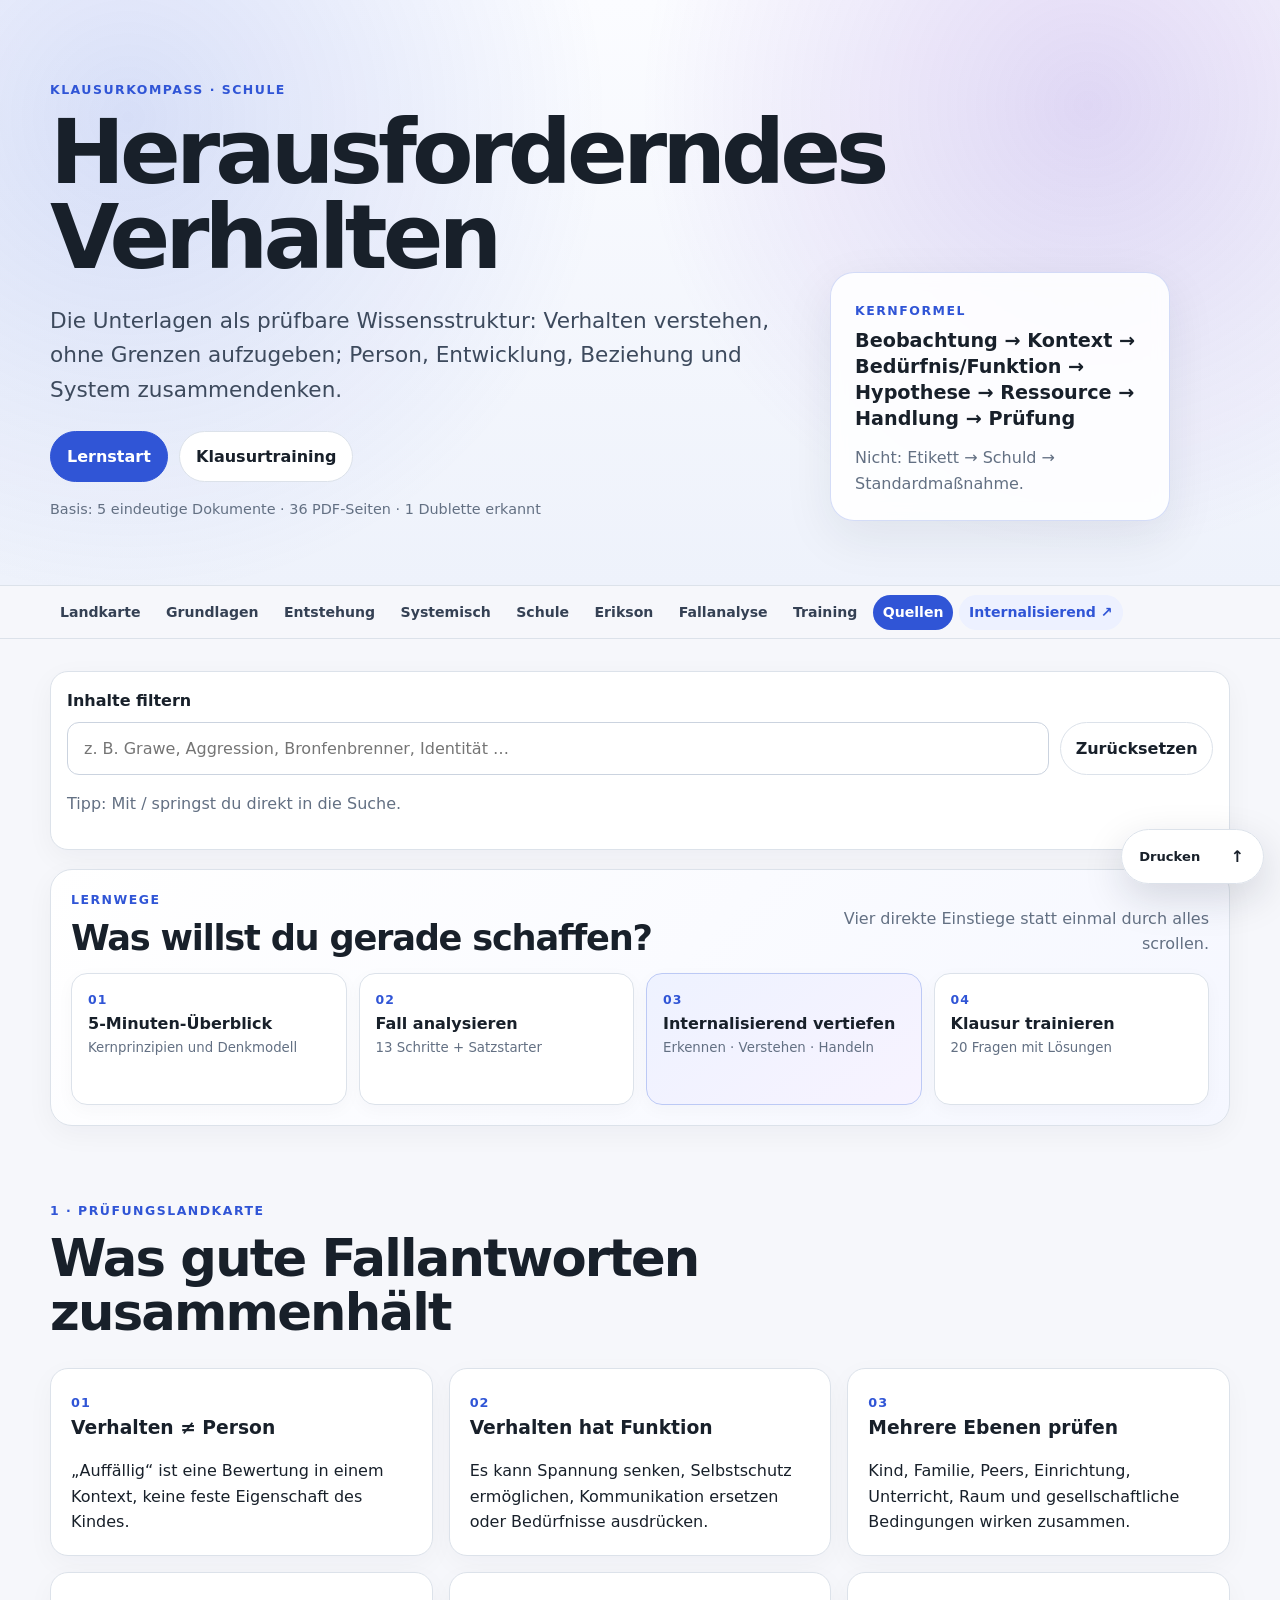
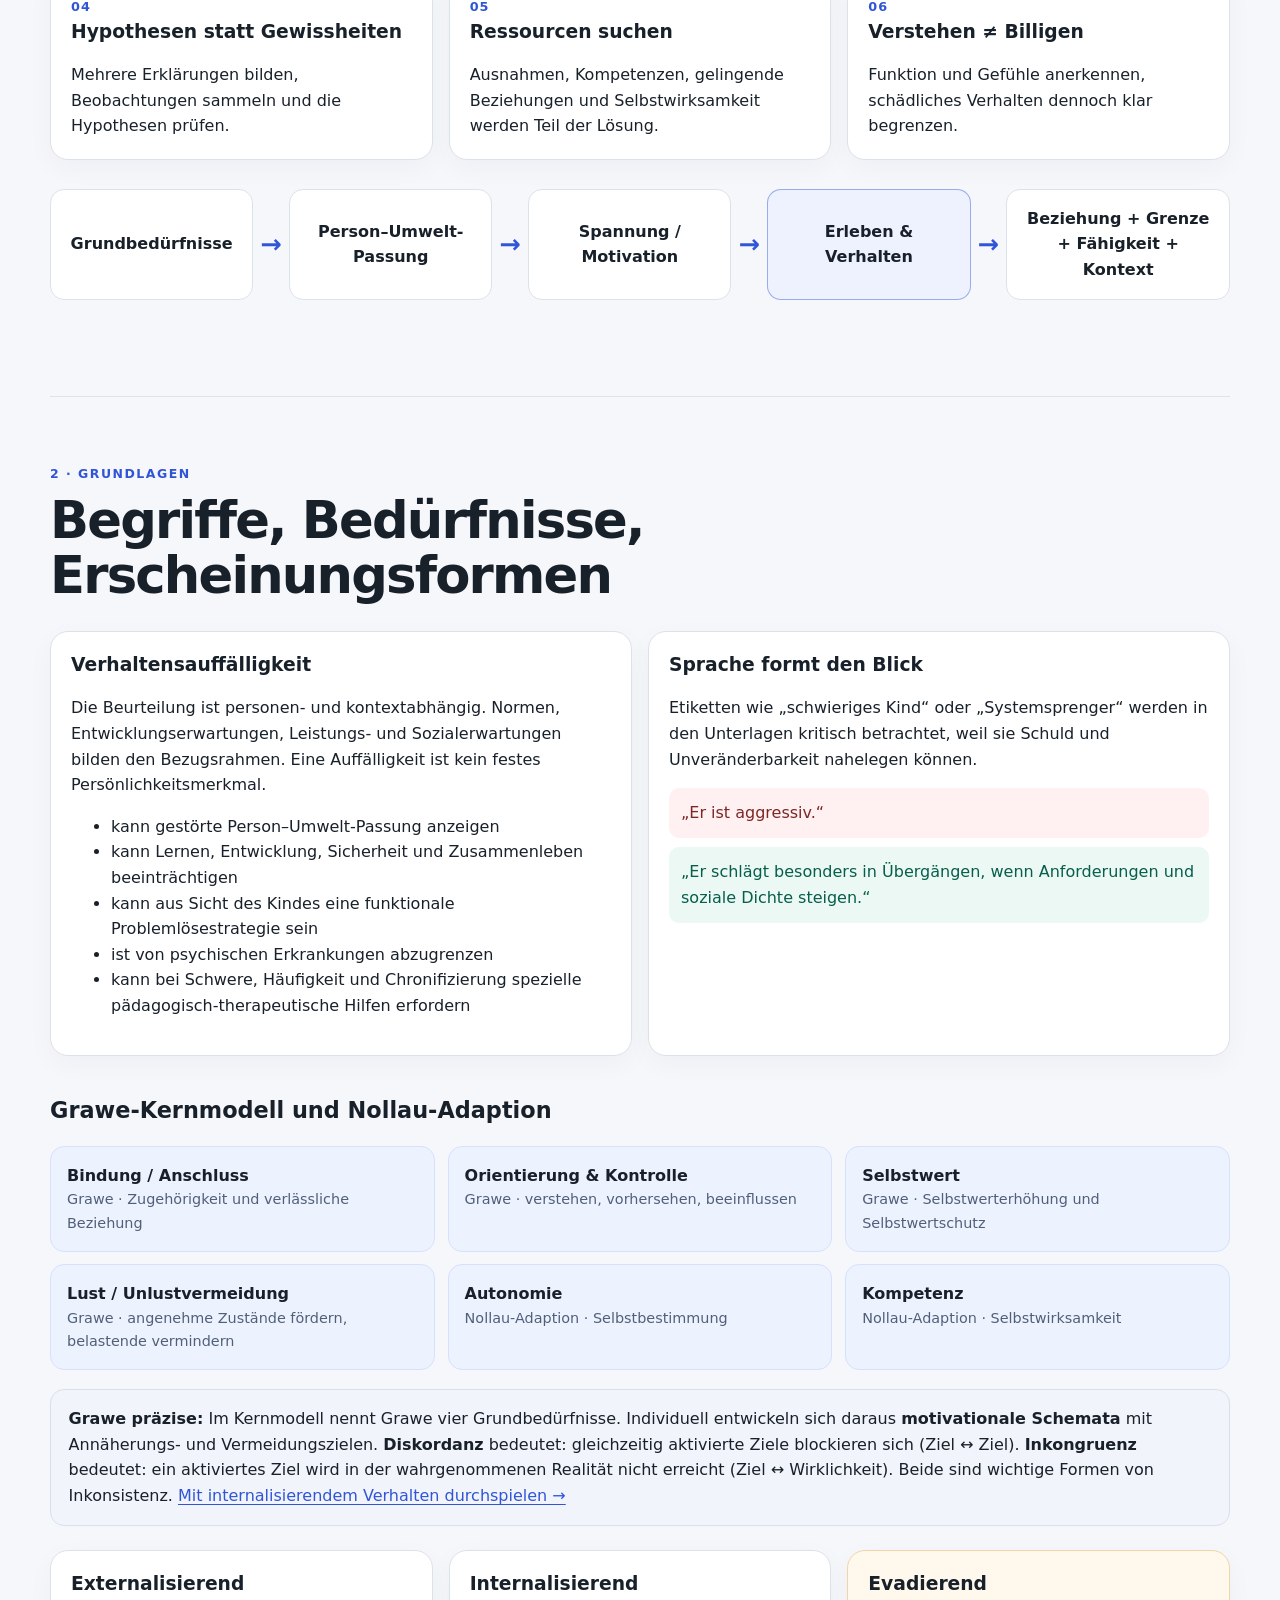
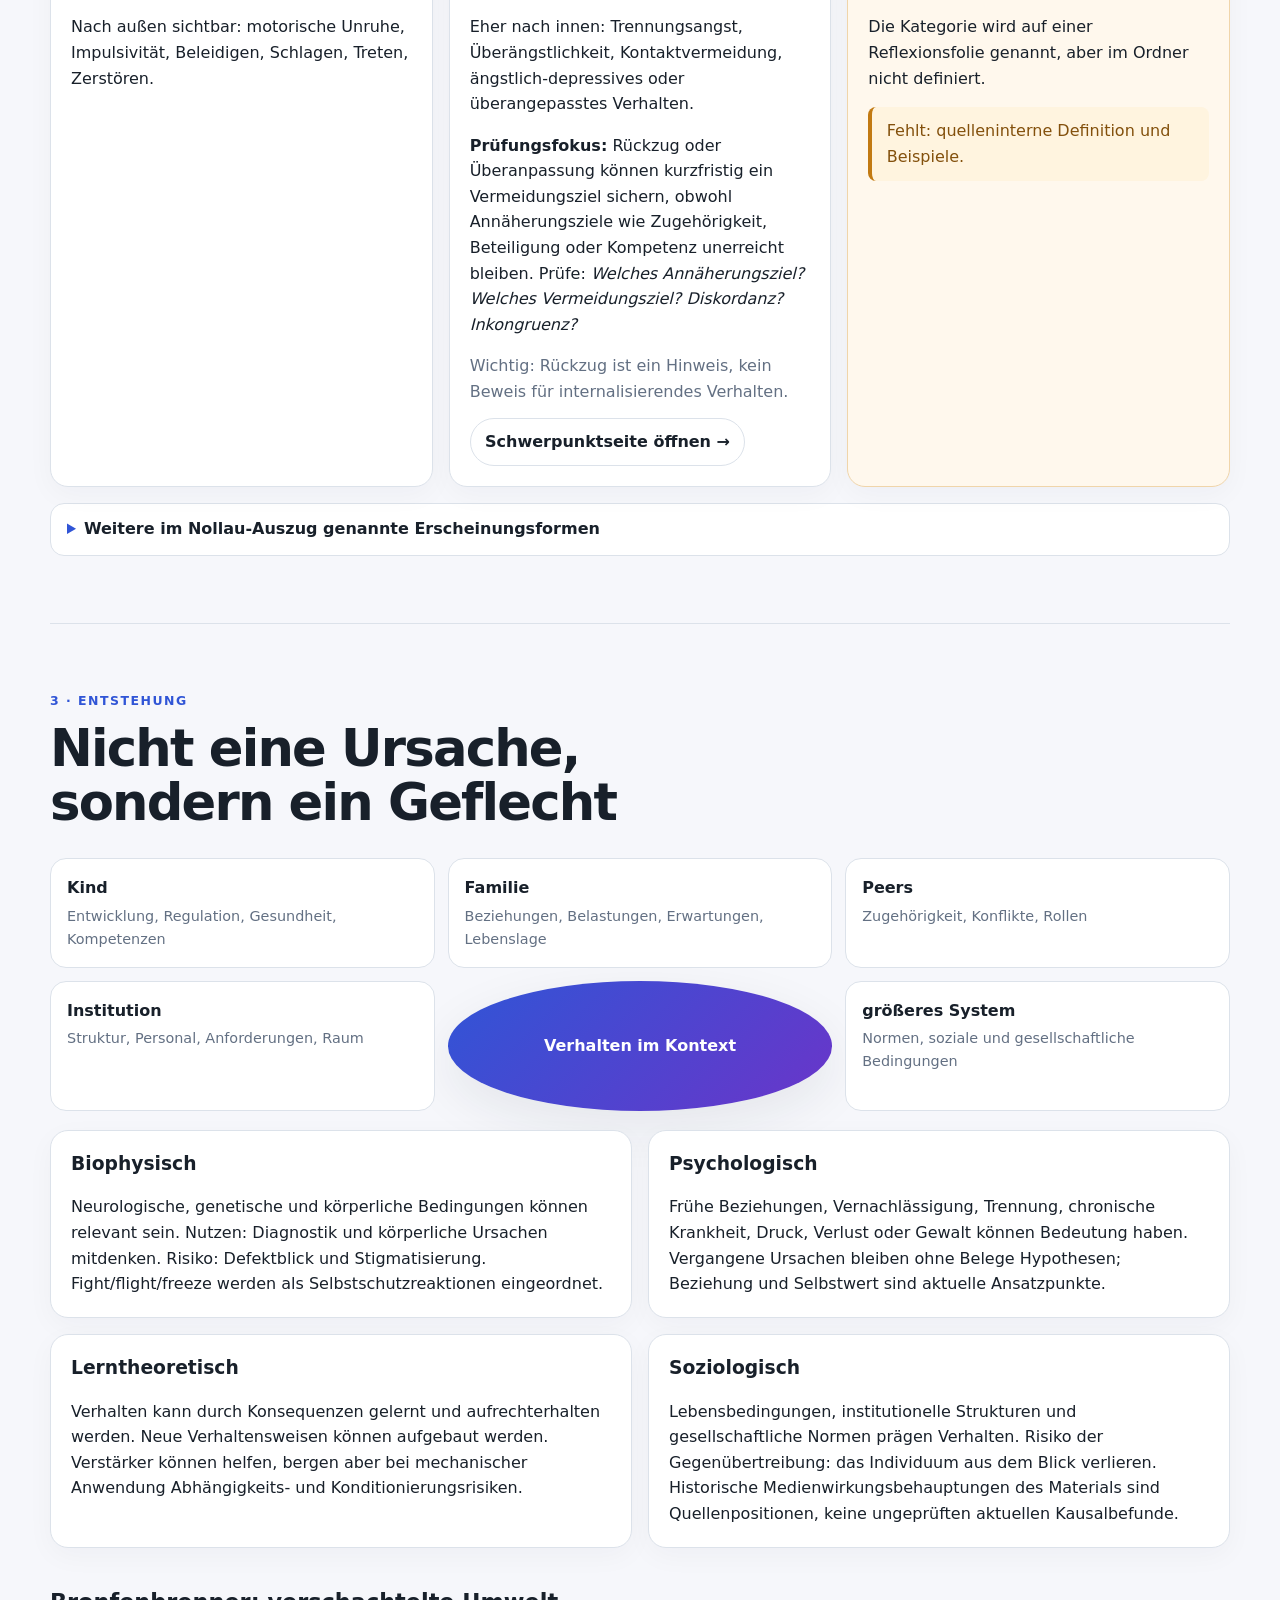
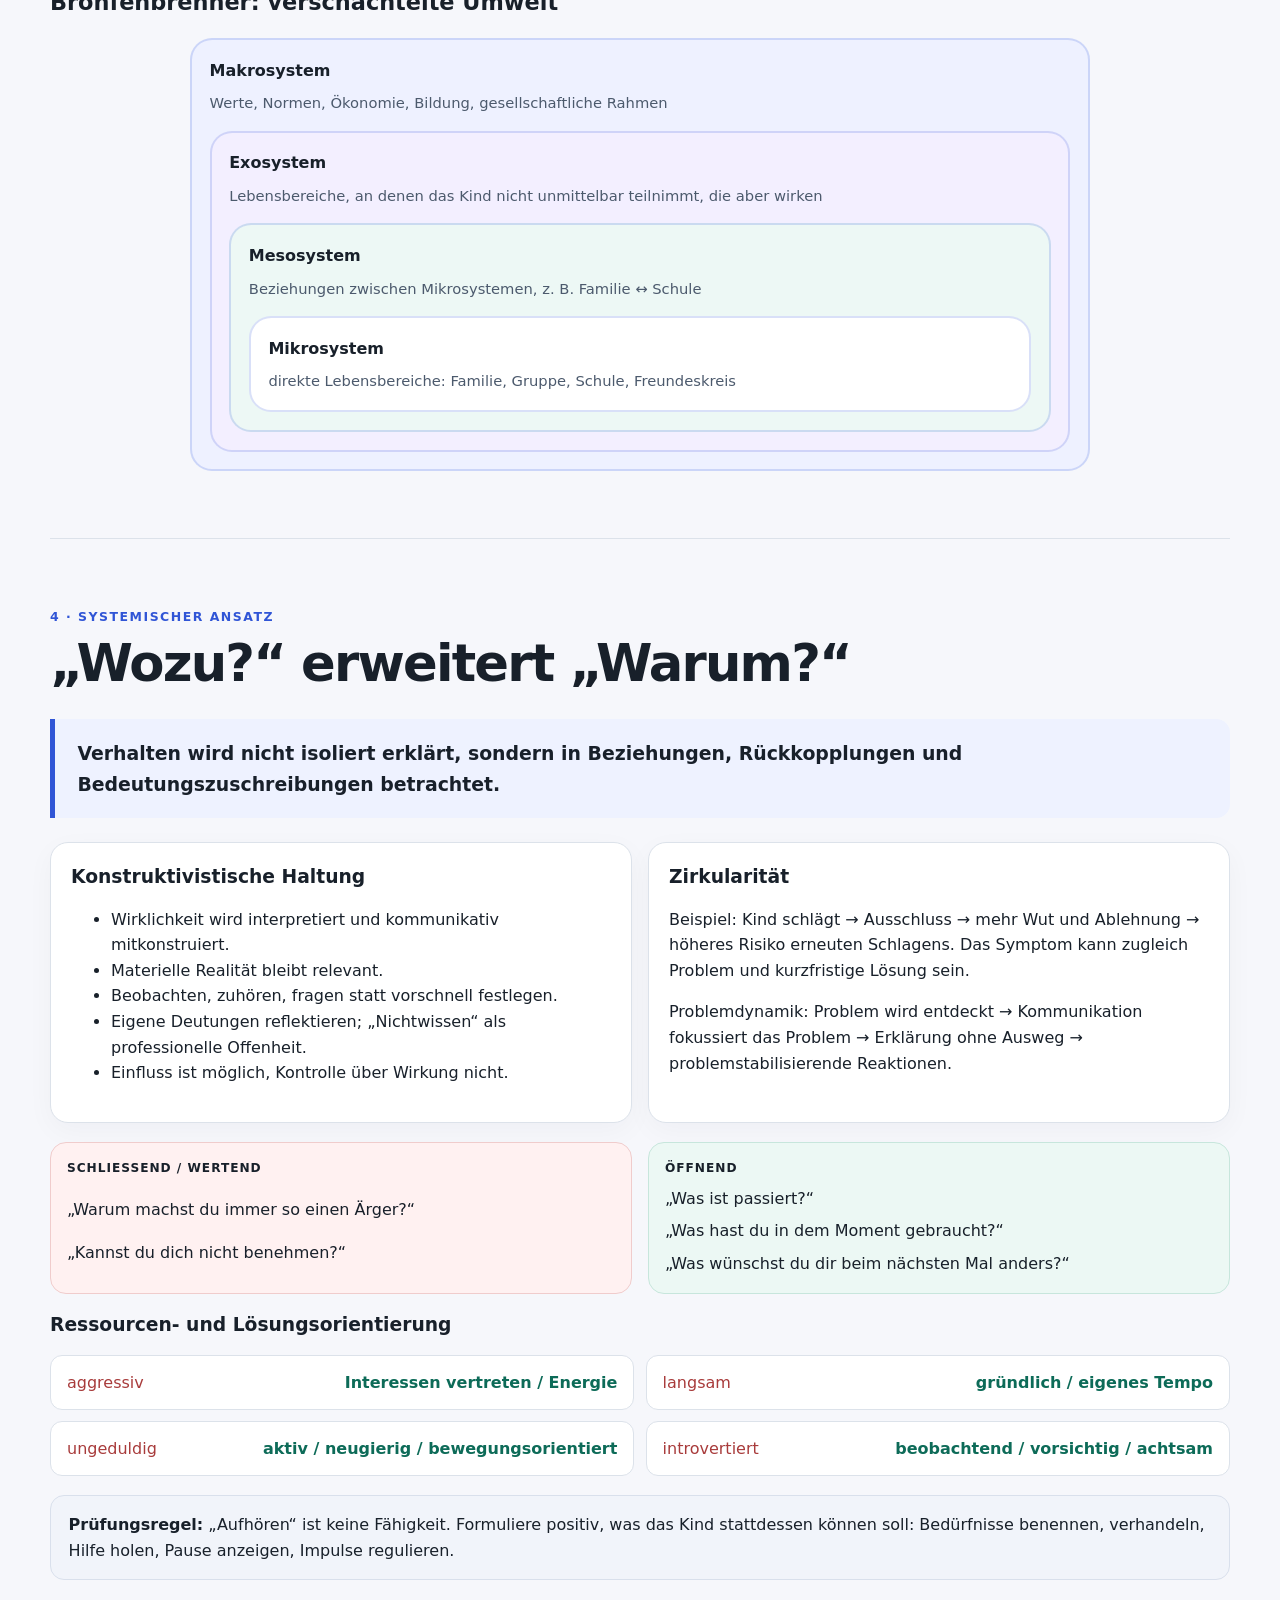
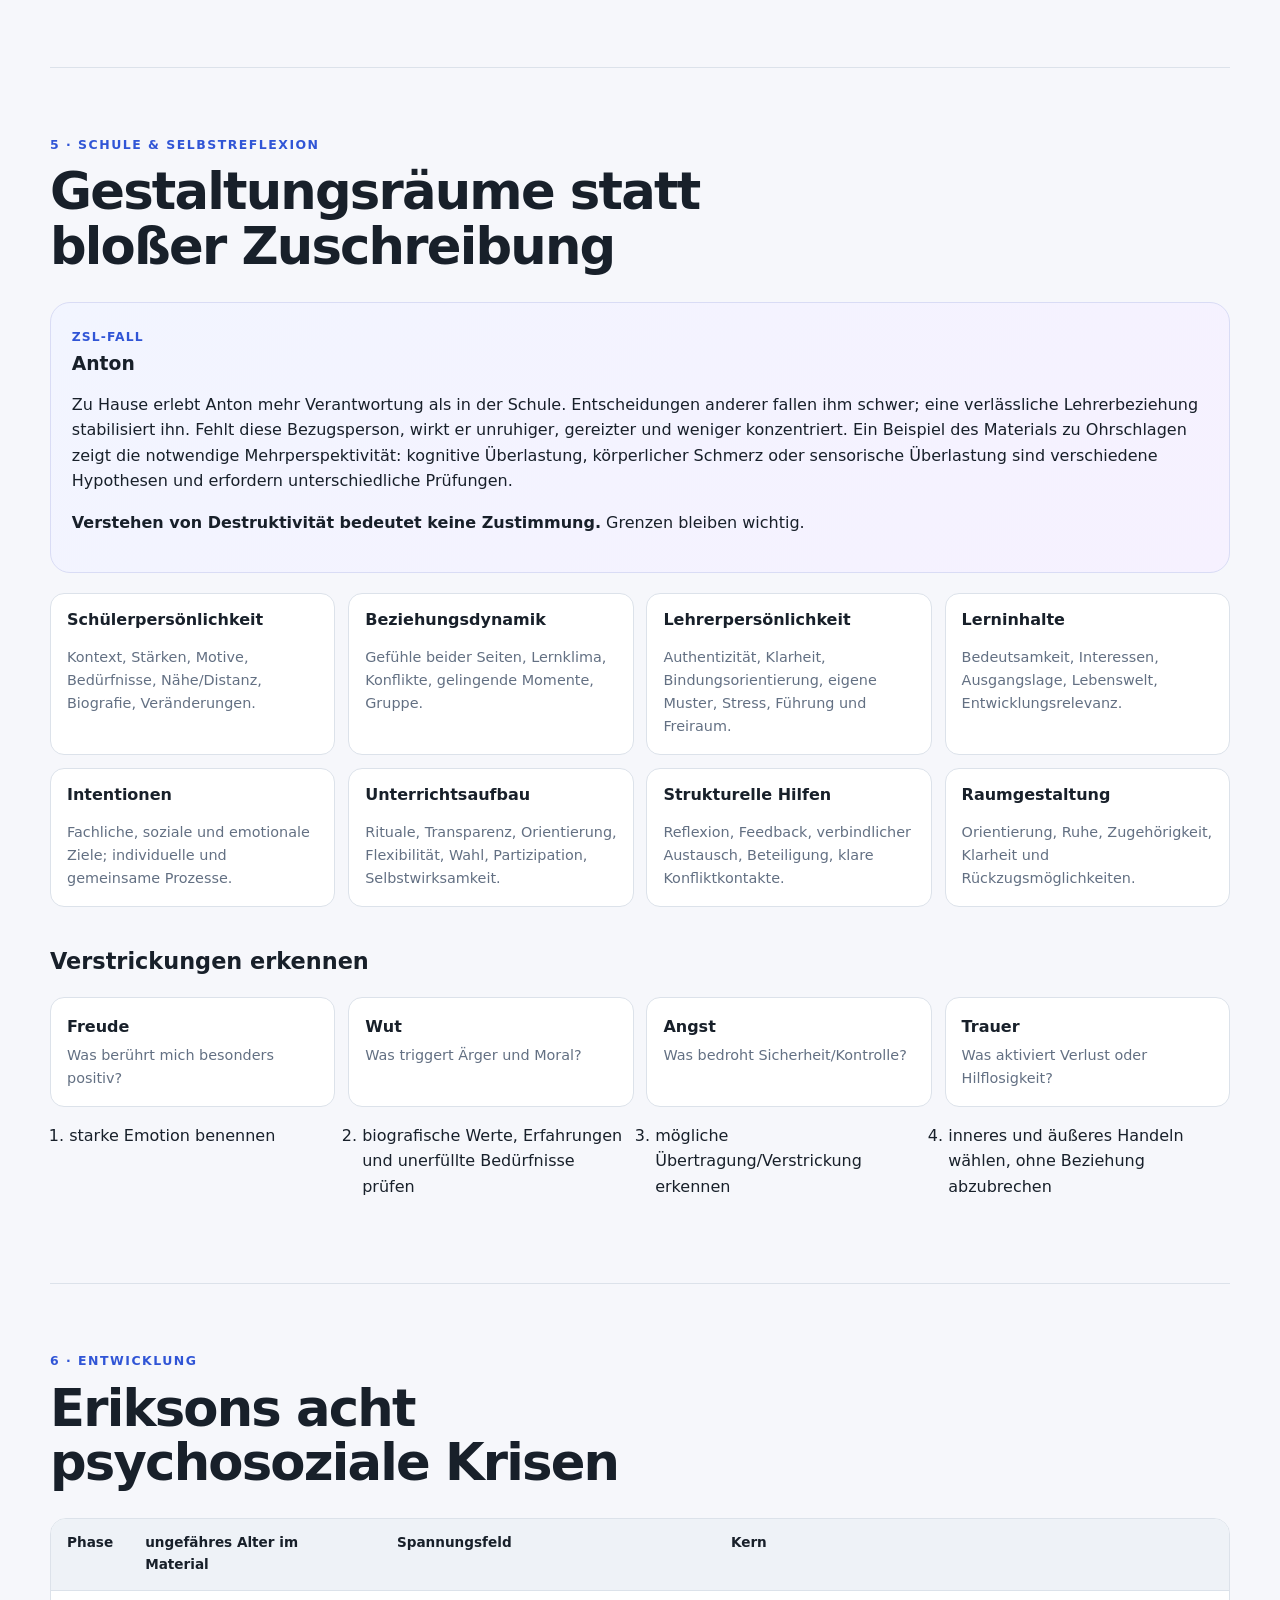
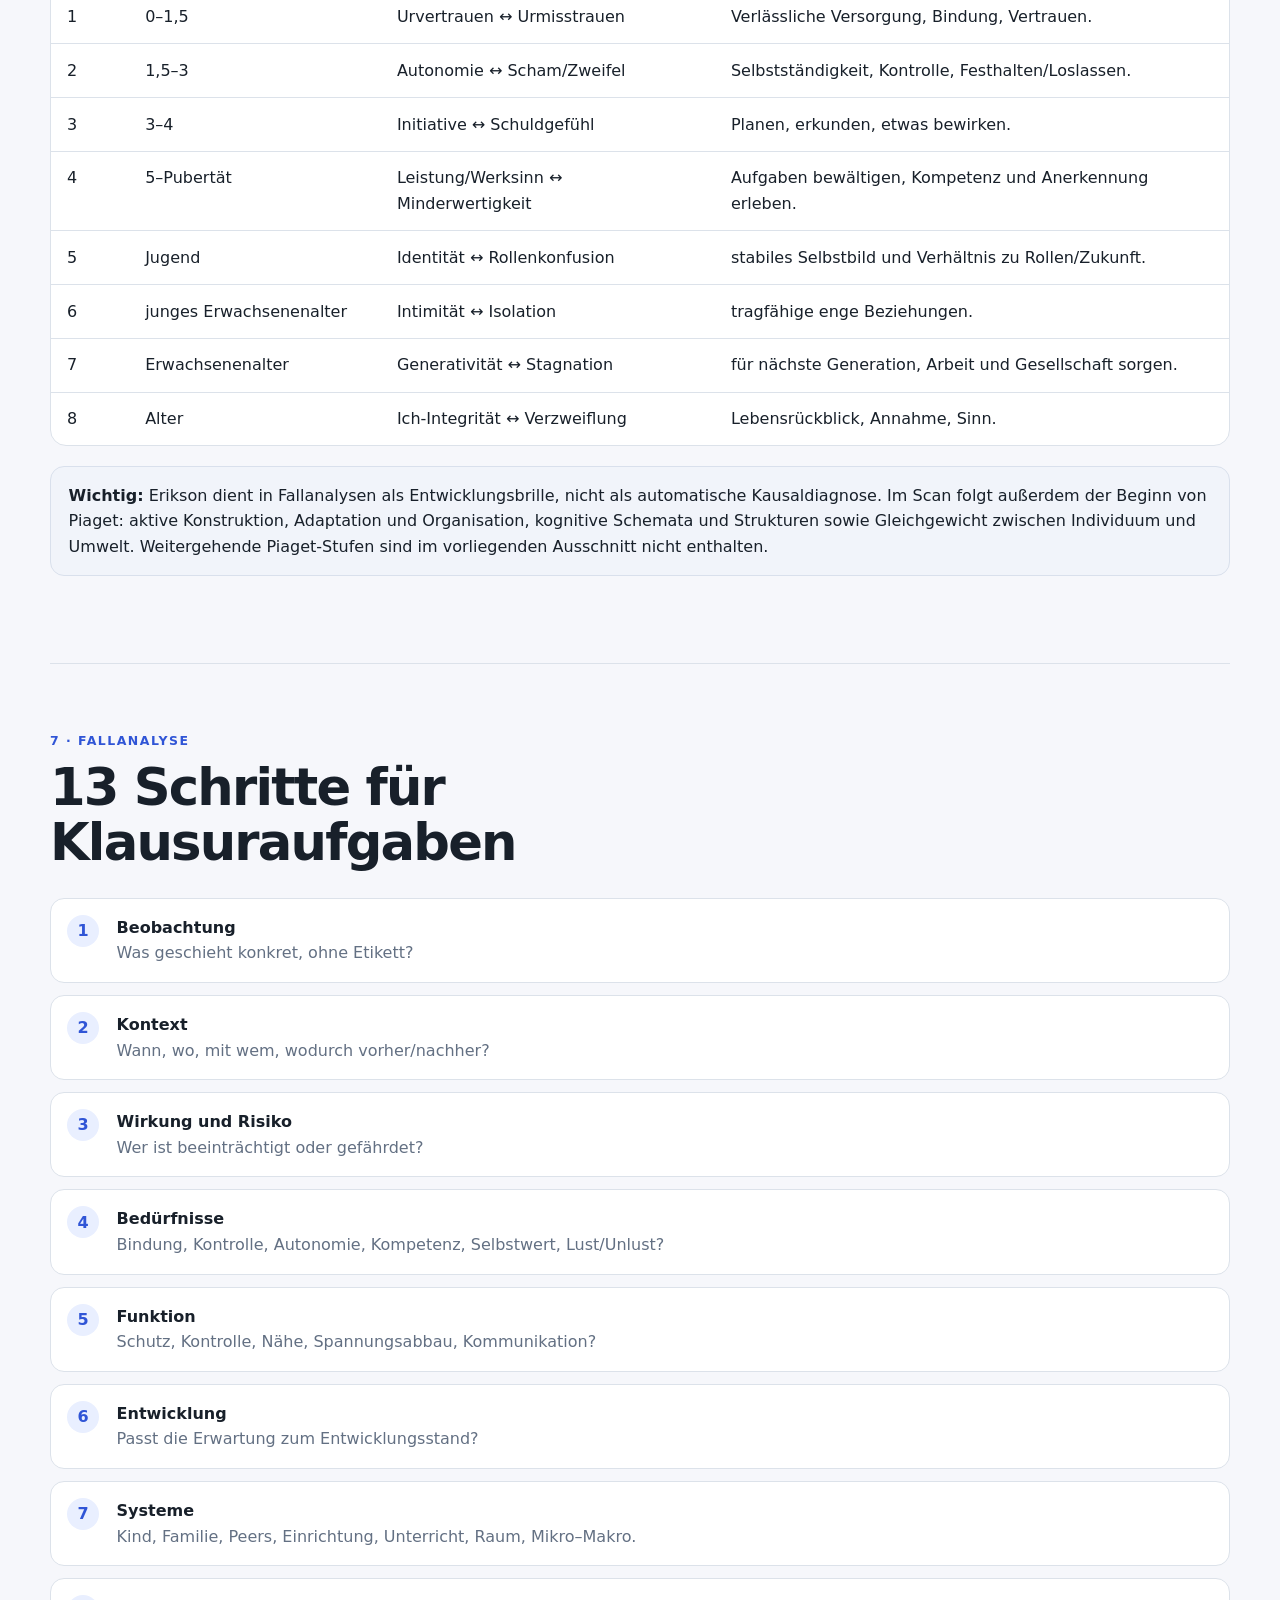
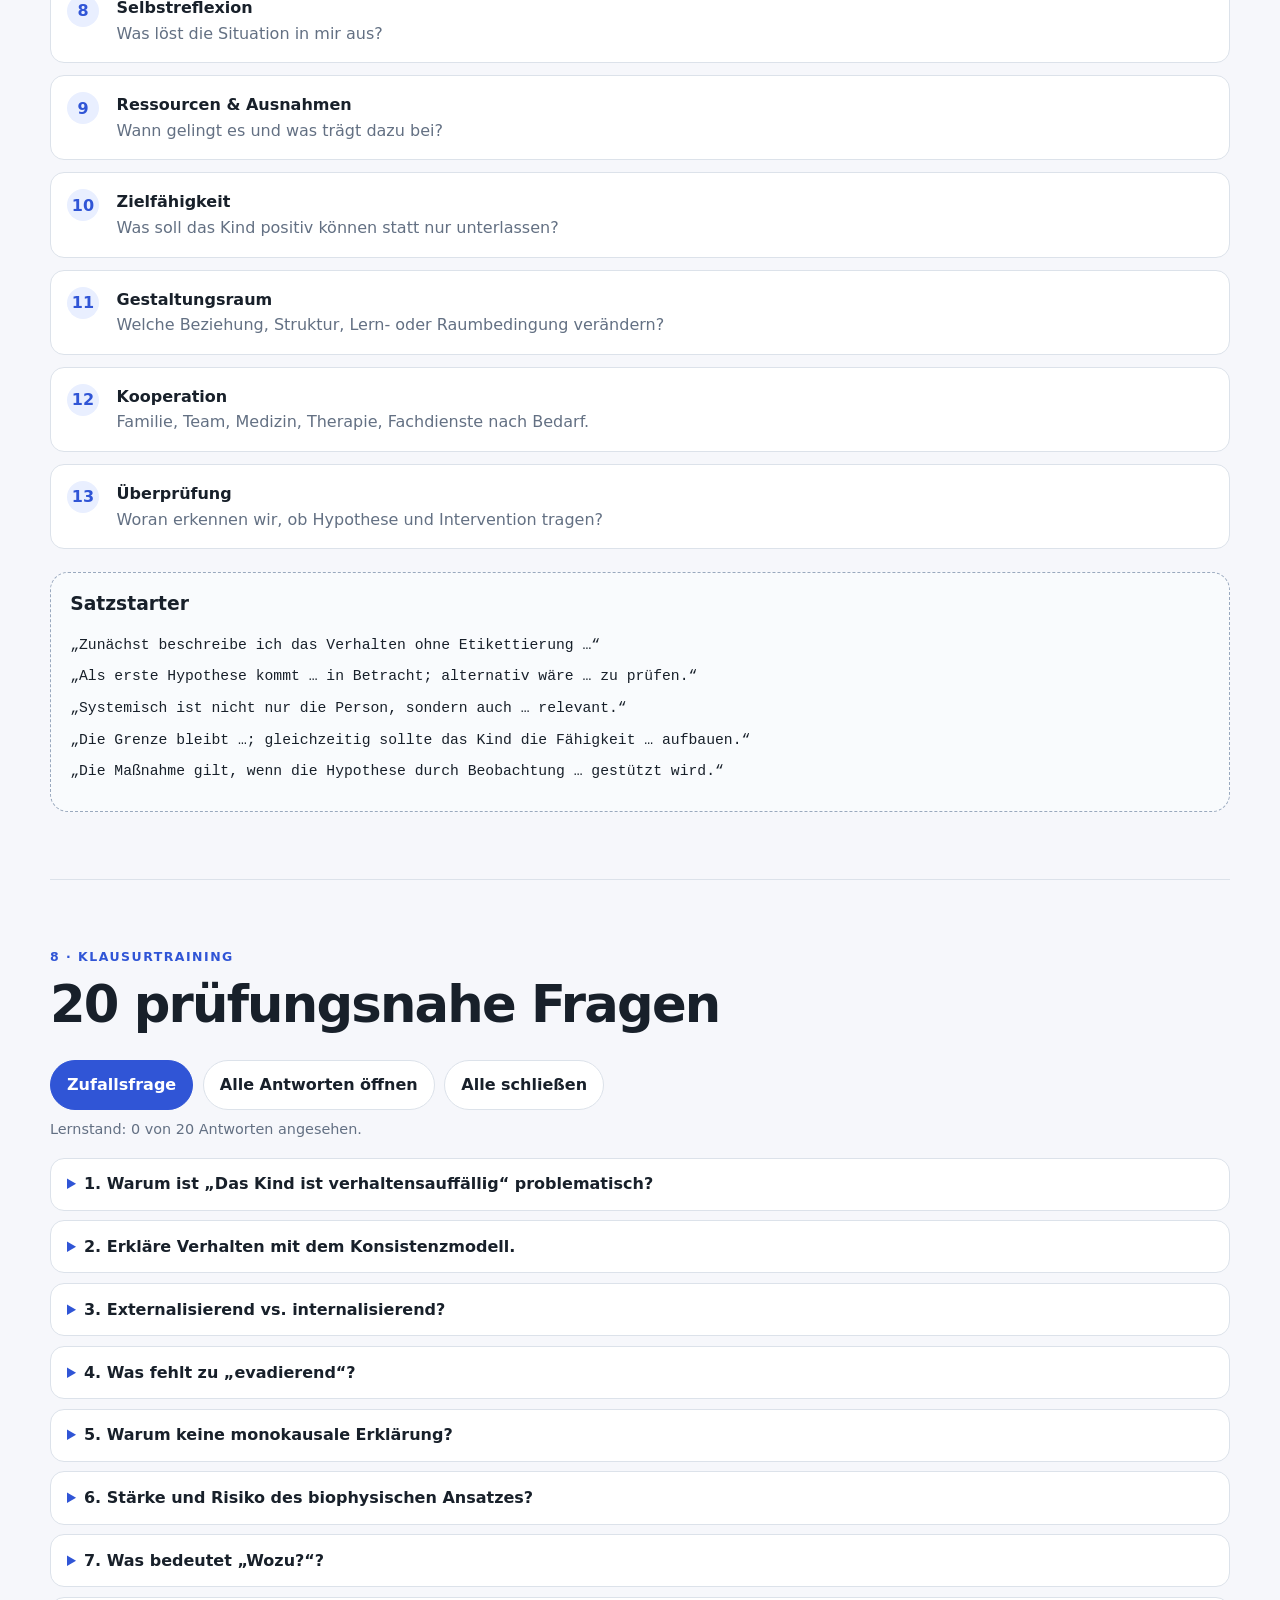
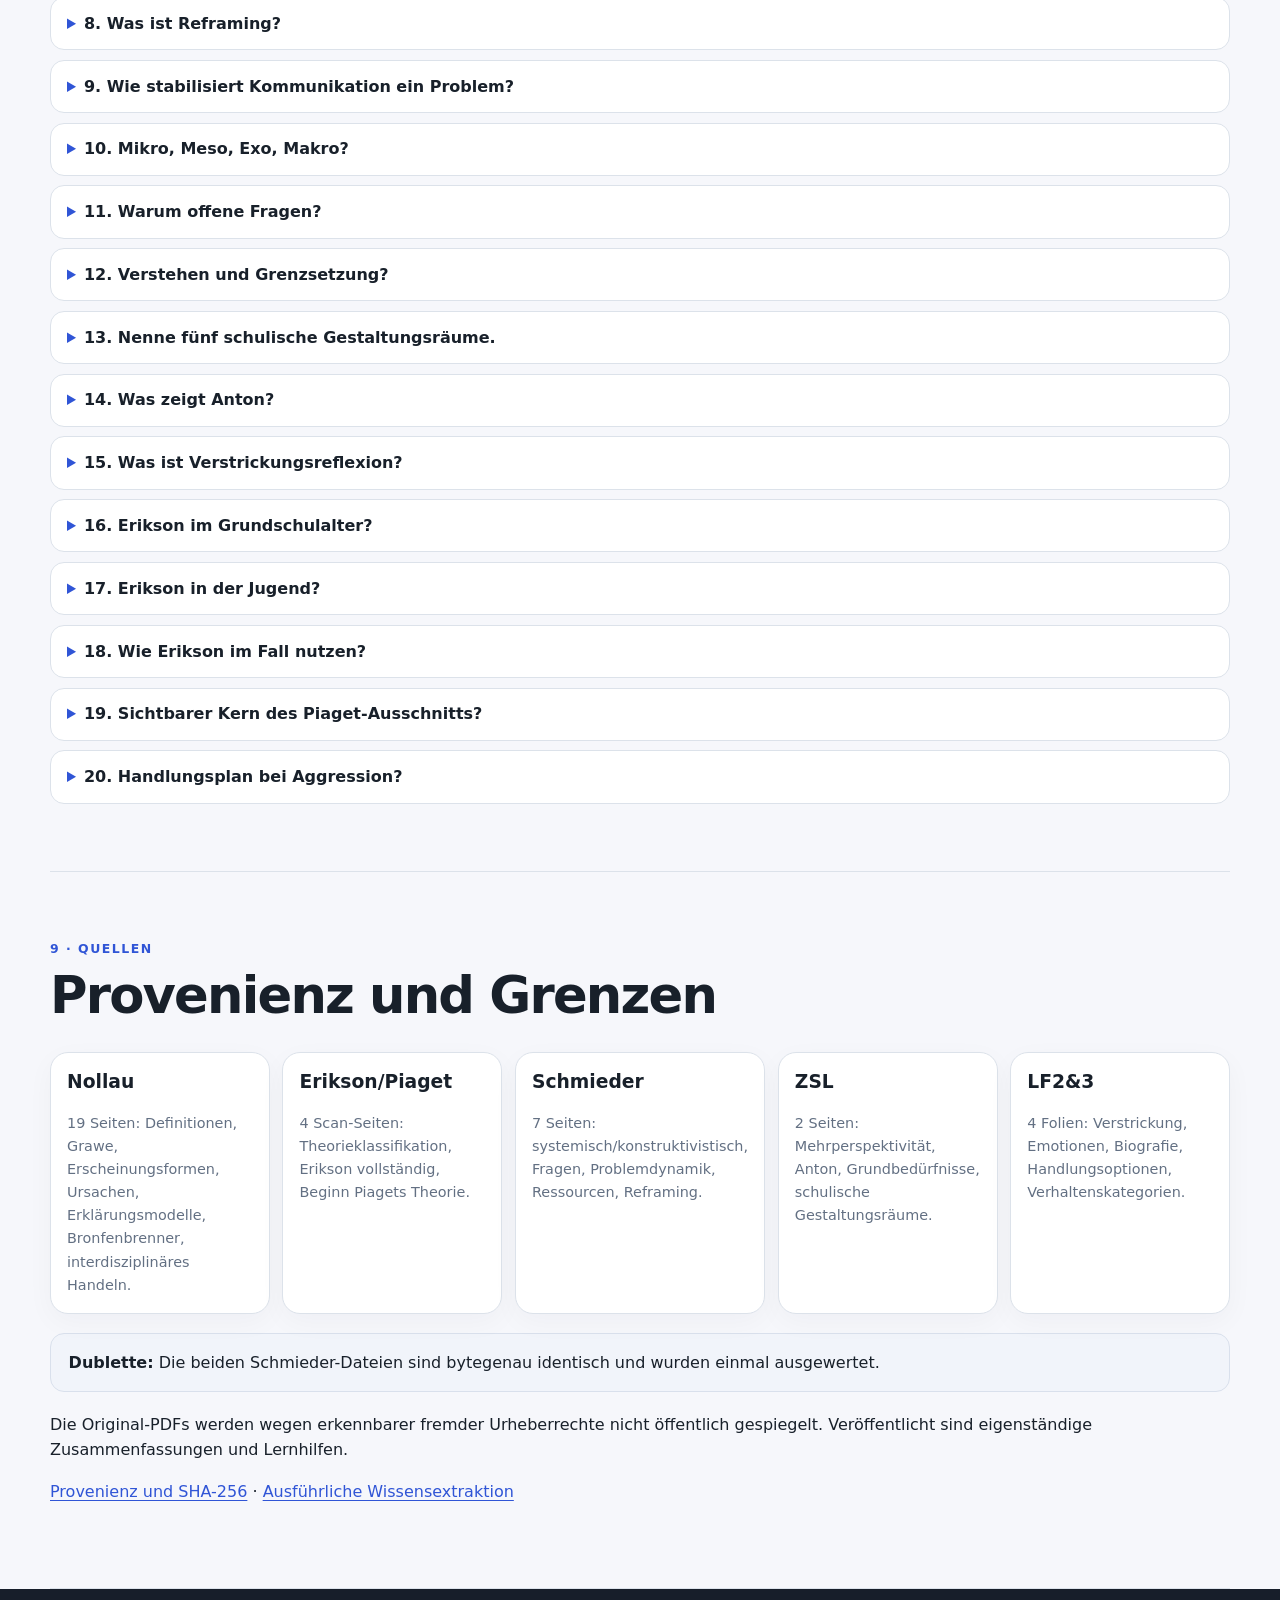
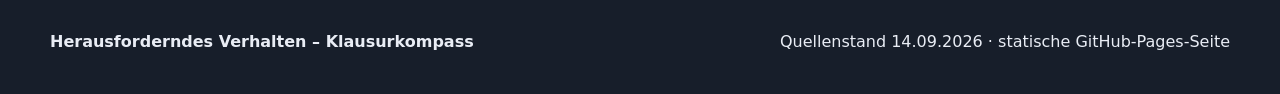
<file: index.html>
<!doctype html>
<html lang="de">
<head>
  <meta charset="utf-8">
  <meta name="viewport" content="width=device-width,initial-scale=1">
  <meta name="description" content="Klausurkompass zu herausforderndem Verhalten: Grawe, systemischer Ansatz, Bronfenbrenner, Erikson, schulische Gestaltungsräume und Reflexion.">
  <title>Herausforderndes Verhalten – Klausurkompass</title>
  <link rel="stylesheet" href="styles.css">
</head>
<body>
<a class="skip-link" href="#inhalt">Zum Inhalt springen</a>
<header class="hero"><div class="wrap hero-grid"><div>
  <p class="eyebrow">Klausurkompass · Schule</p><h1>Herausforderndes Verhalten</h1>
  <p class="lead">Die Unterlagen als prüfbare Wissensstruktur: Verhalten verstehen, ohne Grenzen aufzugeben; Person, Entwicklung, Beziehung und System zusammendenken.</p>
  <div class="hero-actions"><a class="button primary" href="#landkarte">Lernstart</a><a class="button" href="#training">Klausurtraining</a></div>
  <p class="source-note">Basis: 5 eindeutige Dokumente · 36 PDF-Seiten · 1 Dublette erkannt</p>
</div><div class="core-card"><span class="core-label">Kernformel</span><strong>Beobachtung → Kontext → Bedürfnis/Funktion → Hypothese → Ressource → Handlung → Prüfung</strong><p>Nicht: Etikett → Schuld → Standardmaßnahme.</p></div></div></header>
<nav class="topnav"><div class="wrap nav-inner"><a href="#landkarte">Landkarte</a><a href="#grundlagen">Grundlagen</a><a href="#entstehung">Entstehung</a><a href="#systemisch">Systemisch</a><a href="#schule">Schule</a><a href="#erikson">Erikson</a><a href="#fallanalyse">Fallanalyse</a><a href="#training">Training</a><a href="#quellen">Quellen</a></div></nav>
<main id="inhalt" class="wrap">
<section class="toolbar"><label for="search">Inhalte filtern</label><div class="search-row"><input id="search" type="search" placeholder="z. B. Grawe, Aggression, Bronfenbrenner, Identität …"><button id="clearSearch" class="button small" type="button">Zurücksetzen</button></div><p id="searchStatus" class="muted" aria-live="polite"></p></section>

<section id="landkarte" class="section searchable" data-search="landkarte funktion bedürfnis system ressourcen grenzen"><div class="section-head"><p class="eyebrow">1 · Prüfungslandkarte</p><h2>Was gute Fallantworten zusammenhält</h2></div>
<div class="principle-grid">
<article class="card"><span class="num">01</span><h3>Verhalten ≠ Person</h3><p>„Auffällig“ ist eine Bewertung in einem Kontext, keine feste Eigenschaft des Kindes.</p></article>
<article class="card"><span class="num">02</span><h3>Verhalten hat Funktion</h3><p>Es kann Spannung senken, Selbstschutz ermöglichen, Kommunikation ersetzen oder Bedürfnisse ausdrücken.</p></article>
<article class="card"><span class="num">03</span><h3>Mehrere Ebenen prüfen</h3><p>Kind, Familie, Peers, Einrichtung, Unterricht, Raum und gesellschaftliche Bedingungen wirken zusammen.</p></article>
<article class="card"><span class="num">04</span><h3>Hypothesen statt Gewissheiten</h3><p>Mehrere Erklärungen bilden, Beobachtungen sammeln und die Hypothesen prüfen.</p></article>
<article class="card"><span class="num">05</span><h3>Ressourcen suchen</h3><p>Ausnahmen, Kompetenzen, gelingende Beziehungen und Selbstwirksamkeit werden Teil der Lösung.</p></article>
<article class="card"><span class="num">06</span><h3>Verstehen ≠ Billigen</h3><p>Funktion und Gefühle anerkennen, schädliches Verhalten dennoch klar begrenzen.</p></article></div>
<div class="diagram"><div class="node">Grundbedürfnisse</div><div class="arrow">→</div><div class="node">Person–Umwelt-Passung</div><div class="arrow">→</div><div class="node">Spannung / Motivation</div><div class="arrow">→</div><div class="node accent">Erleben & Verhalten</div><div class="arrow">→</div><div class="node">Beziehung + Grenze + Fähigkeit + Kontext</div></div>
</section>

<section id="grundlagen" class="section searchable" data-search="verhaltensauffälligkeit grawe grundbedürfnisse internalisierend externalisierend evadierend theunissen"><div class="section-head"><p class="eyebrow">2 · Grundlagen</p><h2>Begriffe, Bedürfnisse, Erscheinungsformen</h2></div>
<div class="two-col"><article class="panel"><h3>Verhaltensauffälligkeit</h3><p>Die Beurteilung ist personen- und kontextabhängig. Normen, Entwicklungserwartungen, Leistungs- und Sozialerwartungen bilden den Bezugsrahmen. Eine Auffälligkeit ist kein festes Persönlichkeitsmerkmal.</p><ul><li>kann gestörte Person–Umwelt-Passung anzeigen</li><li>kann Lernen, Entwicklung, Sicherheit und Zusammenleben beeinträchtigen</li><li>kann aus Sicht des Kindes eine funktionale Problemlösestrategie sein</li><li>ist von psychischen Erkrankungen abzugrenzen</li><li>kann bei Schwere, Häufigkeit und Chronifizierung spezielle pädagogisch-therapeutische Hilfen erfordern</li></ul></article>
<article class="panel"><h3>Sprache formt den Blick</h3><p>Etiketten wie „schwieriges Kind“ oder „Systemsprenger“ werden in den Unterlagen kritisch betrachtet, weil sie Schuld und Unveränderbarkeit nahelegen können.</p><div class="mini-example"><span class="bad">„Er ist aggressiv.“</span><span class="good">„Er schlägt besonders in Übergängen, wenn Anforderungen und soziale Dichte steigen.“</span></div></article></div>
<h3 class="subhead">Grundbedürfnisse im verwendeten Grawe-Bezug</h3><div class="need-grid"><div class="need"><strong>Bindung</strong><span>Zugehörigkeit</span></div><div class="need"><strong>Orientierung & Kontrolle</strong><span>Vorhersagbarkeit, Einfluss</span></div><div class="need"><strong>Autonomie</strong><span>Selbstbestimmung</span></div><div class="need"><strong>Kompetenz</strong><span>Selbstwirksamkeit</span></div><div class="need"><strong>Selbstwert</strong><span>Erhöhung und Schutz</span></div><div class="need"><strong>Lust / Unlustvermeidung</strong><span>Belastung regulieren</span></div></div>
<div class="three-col behavior-types"><article class="card"><h3>Externalisierend</h3><p>Nach außen sichtbar: motorische Unruhe, Impulsivität, Beleidigen, Schlagen, Treten, Zerstören.</p></article><article class="card"><h3>Internalisierend</h3><p>Eher nach innen: Trennungsangst, Überängstlichkeit, Kontaktvermeidung, ängstlich-depressives oder überangepasstes Verhalten.</p></article><article class="card warning-card"><h3>Evadierend</h3><p>Die Kategorie wird auf einer Reflexionsfolie genannt, aber im Ordner nicht definiert.</p><p class="gap">Fehlt: quelleninterne Definition und Beispiele.</p></article></div>
<details><summary>Weitere im Nollau-Auszug genannte Erscheinungsformen</summary><div class="chip-list"><span>Kommunikations-/Interaktionsbeeinträchtigungen</span><span>Sprach- und Sprechstörungen</span><span>Mutismus</span><span>Aufmerksamkeits-/Konzentrationsprobleme</span><span>ADS/ADHS</span><span>Hyperaktivität</span><span>Verweigerung</span><span>kindliche Depression</span><span>Ängste</span><span>Einnässen/Einkoten</span><span>Ess-/Schlafprobleme</span><span>Kopf-/Bauchschmerz</span><span>Stehlen/Lügen/Petzen</span><span>Haare drehen</span><span>Nägel kauen</span><span>Daumenlutschen</span><span>motorische Koordinationsprobleme</span></div></details>
</section>

<section id="entstehung" class="section searchable" data-search="ursachen biophysisch psychologisch lerntheorie soziologisch bronfenbrenner mikro meso exo makro"><div class="section-head"><p class="eyebrow">3 · Entstehung</p><h2>Nicht eine Ursache, sondern ein Geflecht</h2></div>
<div class="cause-ring"><div class="center">Verhalten im Kontext</div><div class="cause"><strong>Kind</strong><span>Entwicklung, Regulation, Gesundheit, Kompetenzen</span></div><div class="cause"><strong>Familie</strong><span>Beziehungen, Belastungen, Erwartungen, Lebenslage</span></div><div class="cause"><strong>Peers</strong><span>Zugehörigkeit, Konflikte, Rollen</span></div><div class="cause"><strong>Institution</strong><span>Struktur, Personal, Anforderungen, Raum</span></div><div class="cause"><strong>größeres System</strong><span>Normen, soziale und gesellschaftliche Bedingungen</span></div></div>
<div class="model-grid"><article class="panel"><h3>Biophysisch</h3><p>Neurologische, genetische und körperliche Bedingungen können relevant sein. Nutzen: Diagnostik und körperliche Ursachen mitdenken. Risiko: Defektblick und Stigmatisierung. Fight/flight/freeze werden als Selbstschutzreaktionen eingeordnet.</p></article><article class="panel"><h3>Psychologisch</h3><p>Frühe Beziehungen, Vernachlässigung, Trennung, chronische Krankheit, Druck, Verlust oder Gewalt können Bedeutung haben. Vergangene Ursachen bleiben ohne Belege Hypothesen; Beziehung und Selbstwert sind aktuelle Ansatzpunkte.</p></article><article class="panel"><h3>Lerntheoretisch</h3><p>Verhalten kann durch Konsequenzen gelernt und aufrechterhalten werden. Neue Verhaltensweisen können aufgebaut werden. Verstärker können helfen, bergen aber bei mechanischer Anwendung Abhängigkeits- und Konditionierungsrisiken.</p></article><article class="panel"><h3>Soziologisch</h3><p>Lebensbedingungen, institutionelle Strukturen und gesellschaftliche Normen prägen Verhalten. Risiko der Gegenübertreibung: das Individuum aus dem Blick verlieren. Historische Medienwirkungsbehauptungen des Materials sind Quellenpositionen, keine ungeprüften aktuellen Kausalbefunde.</p></article></div>
<h3 class="subhead">Bronfenbrenner: verschachtelte Umwelt</h3><div class="systems"><div class="system macro"><strong>Makrosystem</strong><span>Werte, Normen, Ökonomie, Bildung, gesellschaftliche Rahmen</span><div class="system exo"><strong>Exosystem</strong><span>Lebensbereiche, an denen das Kind nicht unmittelbar teilnimmt, die aber wirken</span><div class="system meso"><strong>Mesosystem</strong><span>Beziehungen zwischen Mikrosystemen, z. B. Familie ↔ Schule</span><div class="system micro"><strong>Mikrosystem</strong><span>direkte Lebensbereiche: Familie, Gruppe, Schule, Freundeskreis</span></div></div></div></div></div>
</section>

<section id="systemisch" class="section searchable" data-search="systemisch konstruktivismus wozu offene fragen ressourcen lösungsorientierung reframing zirkularität"><div class="section-head"><p class="eyebrow">4 · Systemischer Ansatz</p><h2>„Wozu?“ erweitert „Warum?“</h2></div>
<div class="quote-card">Verhalten wird nicht isoliert erklärt, sondern in Beziehungen, Rückkopplungen und Bedeutungszuschreibungen betrachtet.</div>
<div class="two-col"><article class="panel"><h3>Konstruktivistische Haltung</h3><ul><li>Wirklichkeit wird interpretiert und kommunikativ mitkonstruiert.</li><li>Materielle Realität bleibt relevant.</li><li>Beobachten, zuhören, fragen statt vorschnell festlegen.</li><li>Eigene Deutungen reflektieren; „Nichtwissen“ als professionelle Offenheit.</li><li>Einfluss ist möglich, Kontrolle über Wirkung nicht.</li></ul></article><article class="panel"><h3>Zirkularität</h3><p>Beispiel: Kind schlägt → Ausschluss → mehr Wut und Ablehnung → höheres Risiko erneuten Schlagens. Das Symptom kann zugleich Problem und kurzfristige Lösung sein.</p><p>Problemdynamik: Problem wird entdeckt → Kommunikation fokussiert das Problem → Erklärung ohne Ausweg → problemstabilisierende Reaktionen.</p></article></div>
<div class="question-compare"><div class="bad-box"><strong>Schließend / wertend</strong><span>„Warum machst du immer so einen Ärger?“</span><span>„Kannst du dich nicht benehmen?“</span></div><div class="good-box"><strong>Öffnend</strong><span>„Was ist passiert?“</span><span>„Was hast du in dem Moment gebraucht?“</span><span>„Was wünschst du dir beim nächsten Mal anders?“</span></div></div>
<h3>Ressourcen- und Lösungsorientierung</h3><div class="reframe-grid"><div><span>aggressiv</span><strong>Interessen vertreten / Energie</strong></div><div><span>langsam</span><strong>gründlich / eigenes Tempo</strong></div><div><span>ungeduldig</span><strong>aktiv / neugierig / bewegungsorientiert</strong></div><div><span>introvertiert</span><strong>beobachtend / vorsichtig / achtsam</strong></div></div>
<aside class="notice"><strong>Prüfungsregel:</strong> „Aufhören“ ist keine Fähigkeit. Formuliere positiv, was das Kind stattdessen können soll: Bedürfnisse benennen, verhandeln, Hilfe holen, Pause anzeigen, Impulse regulieren.</aside>
</section>

<section id="schule" class="section searchable" data-search="schule zsl anton gestaltungsräume beziehung unterricht raum verstrickung übertragung reflexion"><div class="section-head"><p class="eyebrow">5 · Schule & Selbstreflexion</p><h2>Gestaltungsräume statt bloßer Zuschreibung</h2></div>
<div class="case-card"><span class="case-label">ZSL-Fall</span><h3>Anton</h3><p>Zu Hause erlebt Anton mehr Verantwortung als in der Schule. Entscheidungen anderer fallen ihm schwer; eine verlässliche Lehrerbeziehung stabilisiert ihn. Fehlt diese Bezugsperson, wirkt er unruhiger, gereizter und weniger konzentriert. Ein Beispiel des Materials zu Ohrschlagen zeigt die notwendige Mehrperspektivität: kognitive Überlastung, körperlicher Schmerz oder sensorische Überlastung sind verschiedene Hypothesen und erfordern unterschiedliche Prüfungen.</p><p><strong>Verstehen von Destruktivität bedeutet keine Zustimmung.</strong> Grenzen bleiben wichtig.</p></div>
<div class="space-grid"><article><h3>Schülerpersönlichkeit</h3><p>Kontext, Stärken, Motive, Bedürfnisse, Nähe/Distanz, Biografie, Veränderungen.</p></article><article><h3>Beziehungsdynamik</h3><p>Gefühle beider Seiten, Lernklima, Konflikte, gelingende Momente, Gruppe.</p></article><article><h3>Lehrerpersönlichkeit</h3><p>Authentizität, Klarheit, Bindungsorientierung, eigene Muster, Stress, Führung und Freiraum.</p></article><article><h3>Lerninhalte</h3><p>Bedeutsamkeit, Interessen, Ausgangslage, Lebenswelt, Entwicklungsrelevanz.</p></article><article><h3>Intentionen</h3><p>Fachliche, soziale und emotionale Ziele; individuelle und gemeinsame Prozesse.</p></article><article><h3>Unterrichtsaufbau</h3><p>Rituale, Transparenz, Orientierung, Flexibilität, Wahl, Partizipation, Selbstwirksamkeit.</p></article><article><h3>Strukturelle Hilfen</h3><p>Reflexion, Feedback, verbindlicher Austausch, Beteiligung, klare Konfliktkontakte.</p></article><article><h3>Raumgestaltung</h3><p>Orientierung, Ruhe, Zugehörigkeit, Klarheit und Rückzugsmöglichkeiten.</p></article></div>
<h3 class="subhead">Verstrickungen erkennen</h3><div class="emotion-grid"><div><strong>Freude</strong><span>Was berührt mich besonders positiv?</span></div><div><strong>Wut</strong><span>Was triggert Ärger und Moral?</span></div><div><strong>Angst</strong><span>Was bedroht Sicherheit/Kontrolle?</span></div><div><strong>Trauer</strong><span>Was aktiviert Verlust oder Hilflosigkeit?</span></div></div><ol class="reflection-flow"><li>starke Emotion benennen</li><li>biografische Werte, Erfahrungen und unerfüllte Bedürfnisse prüfen</li><li>mögliche Übertragung/Verstrickung erkennen</li><li>inneres und äußeres Handeln wählen, ohne Beziehung abzubrechen</li></ol>
</section>

<section id="erikson" class="section searchable" data-search="erikson entwicklungsstufen piaget urvertrauen autonomie initiative werksinn identität intimität generativität integrität"><div class="section-head"><p class="eyebrow">6 · Entwicklung</p><h2>Eriksons acht psychosoziale Krisen</h2></div>
<div class="table-wrap"><table><thead><tr><th>Phase</th><th>ungefähres Alter im Material</th><th>Spannungsfeld</th><th>Kern</th></tr></thead><tbody><tr><td>1</td><td>0–1,5</td><td>Urvertrauen ↔ Urmisstrauen</td><td>Verlässliche Versorgung, Bindung, Vertrauen.</td></tr><tr><td>2</td><td>1,5–3</td><td>Autonomie ↔ Scham/Zweifel</td><td>Selbstständigkeit, Kontrolle, Festhalten/Loslassen.</td></tr><tr><td>3</td><td>3–4</td><td>Initiative ↔ Schuldgefühl</td><td>Planen, erkunden, etwas bewirken.</td></tr><tr><td>4</td><td>5–Pubertät</td><td>Leistung/Werksinn ↔ Minderwertigkeit</td><td>Aufgaben bewältigen, Kompetenz und Anerkennung erleben.</td></tr><tr><td>5</td><td>Jugend</td><td>Identität ↔ Rollenkonfusion</td><td>stabiles Selbstbild und Verhältnis zu Rollen/Zukunft.</td></tr><tr><td>6</td><td>junges Erwachsenenalter</td><td>Intimität ↔ Isolation</td><td>tragfähige enge Beziehungen.</td></tr><tr><td>7</td><td>Erwachsenenalter</td><td>Generativität ↔ Stagnation</td><td>für nächste Generation, Arbeit und Gesellschaft sorgen.</td></tr><tr><td>8</td><td>Alter</td><td>Ich-Integrität ↔ Verzweiflung</td><td>Lebensrückblick, Annahme, Sinn.</td></tr></tbody></table></div>
<aside class="notice"><strong>Wichtig:</strong> Erikson dient in Fallanalysen als Entwicklungsbrille, nicht als automatische Kausaldiagnose. Im Scan folgt außerdem der Beginn von Piaget: aktive Konstruktion, Adaptation und Organisation, kognitive Schemata und Strukturen sowie Gleichgewicht zwischen Individuum und Umwelt. Weitergehende Piaget-Stufen sind im vorliegenden Ausschnitt nicht enthalten.</aside>
</section>

<section id="fallanalyse" class="section searchable" data-search="fallanalyse hypothesen ressourcen intervention kooperation"><div class="section-head"><p class="eyebrow">7 · Fallanalyse</p><h2>13 Schritte für Klausuraufgaben</h2></div>
<ol class="analysis-list"><li><strong>Beobachtung</strong><span>Was geschieht konkret, ohne Etikett?</span></li><li><strong>Kontext</strong><span>Wann, wo, mit wem, wodurch vorher/nachher?</span></li><li><strong>Wirkung und Risiko</strong><span>Wer ist beeinträchtigt oder gefährdet?</span></li><li><strong>Bedürfnisse</strong><span>Bindung, Kontrolle, Autonomie, Kompetenz, Selbstwert, Lust/Unlust?</span></li><li><strong>Funktion</strong><span>Schutz, Kontrolle, Nähe, Spannungsabbau, Kommunikation?</span></li><li><strong>Entwicklung</strong><span>Passt die Erwartung zum Entwicklungsstand?</span></li><li><strong>Systeme</strong><span>Kind, Familie, Peers, Einrichtung, Unterricht, Raum, Mikro–Makro.</span></li><li><strong>Selbstreflexion</strong><span>Was löst die Situation in mir aus?</span></li><li><strong>Ressourcen & Ausnahmen</strong><span>Wann gelingt es und was trägt dazu bei?</span></li><li><strong>Zielfähigkeit</strong><span>Was soll das Kind positiv können statt nur unterlassen?</span></li><li><strong>Gestaltungsraum</strong><span>Welche Beziehung, Struktur, Lern- oder Raumbedingung verändern?</span></li><li><strong>Kooperation</strong><span>Familie, Team, Medizin, Therapie, Fachdienste nach Bedarf.</span></li><li><strong>Überprüfung</strong><span>Woran erkennen wir, ob Hypothese und Intervention tragen?</span></li></ol>
<div class="exam-template"><h3>Satzstarter</h3><p>„Zunächst beschreibe ich das Verhalten ohne Etikettierung …“</p><p>„Als erste Hypothese kommt … in Betracht; alternativ wäre … zu prüfen.“</p><p>„Systemisch ist nicht nur die Person, sondern auch … relevant.“</p><p>„Die Grenze bleibt …; gleichzeitig sollte das Kind die Fähigkeit … aufbauen.“</p><p>„Die Maßnahme gilt, wenn die Hypothese durch Beobachtung … gestützt wird.“</p></div>
</section>

<section id="training" class="section searchable" data-search="klausur fragen quiz"><div class="section-head"><p class="eyebrow">8 · Klausurtraining</p><h2>20 prüfungsnahe Fragen</h2></div><div class="quiz-controls"><button id="randomQuestion" class="button primary" type="button">Zufallsfrage</button><button id="openAllAnswers" class="button" type="button">Alle Antworten öffnen</button><button id="closeAllAnswers" class="button" type="button">Alle schließen</button></div><div class="quiz-list">
<details class="quiz-item"><summary>1. Warum ist „Das Kind ist verhaltensauffällig“ problematisch?</summary><p>Kontext- und Beobachterabhängigkeit, Normbezug, Verwechslung von Verhalten und Identität, Stigmatisierungsrisiko.</p></details>
<details class="quiz-item"><summary>2. Erkläre Verhalten mit dem Konsistenzmodell.</summary><p>Bedürfnisse → Passung oder Inkonsistenz → Spannung/Motivation → Verhalten als Regulation; kurzfristige Entlastung kann ein Muster verstärken.</p></details>
<details class="quiz-item"><summary>3. Externalisierend vs. internalisierend?</summary><p>Nach außen sichtbar wie Unruhe/Schlagen versus eher nach innen wie Angst, Rückzug, depressive oder überangepasste Muster.</p></details>
<details class="quiz-item"><summary>4. Was fehlt zu „evadierend“?</summary><p>Der Begriff wird genannt, aber im Ordner nicht definiert.</p></details>
<details class="quiz-item"><summary>5. Warum keine monokausale Erklärung?</summary><p>Kind, Familie, Peers, Institution und größere Systeme stehen in Wechselwirkung.</p></details>
<details class="quiz-item"><summary>6. Stärke und Risiko des biophysischen Ansatzes?</summary><p>Körperliche/neurologische Bedingungen werden berücksichtigt; Risiko sind Defektblick, Stigma und Ausblendung des Kontexts.</p></details>
<details class="quiz-item"><summary>7. Was bedeutet „Wozu?“?</summary><p>Nach aktueller Funktion, Bedürfnis und Wirkung fragen statt nur nach linearer Ursache.</p></details>
<details class="quiz-item"><summary>8. Was ist Reframing?</summary><p>Ein Verhalten in einen ressourcenorientierten Bedeutungsrahmen setzen, ohne Grenzen aufzuheben.</p></details>
<details class="quiz-item"><summary>9. Wie stabilisiert Kommunikation ein Problem?</summary><p>Problemfokus verengt Kommunikation; ausweglose Erklärungen erzeugen Reaktionen, die das Muster erhalten.</p></details>
<details class="quiz-item"><summary>10. Mikro, Meso, Exo, Makro?</summary><p>direkter Lebensbereich; Beziehungen zwischen Mikrosystemen; indirekt wirkende Bereiche; gesellschaftlich-kultureller Rahmen.</p></details>
<details class="quiz-item"><summary>11. Warum offene Fragen?</summary><p>Weniger Schuldunterstellung, mehr Perspektive des Kindes, weniger Abwehr, Deutungen bleiben prüfbare Hypothesen.</p></details>
<details class="quiz-item"><summary>12. Verstehen und Grenzsetzung?</summary><p>Funktion/Gefühl anerkennen, schädliches Verhalten begrenzen und alternative Fähigkeiten aufbauen.</p></details>
<details class="quiz-item"><summary>13. Nenne fünf schulische Gestaltungsräume.</summary><p>z. B. Schülerpersönlichkeit, Beziehungsdynamik, Lehrerpersönlichkeit, Lerninhalte, Intentionen, Unterrichtsaufbau, strukturelle Hilfen, Raum.</p></details>
<details class="quiz-item"><summary>14. Was zeigt Anton?</summary><p>Beziehung und Kontext beeinflussen Verhalten; unterschiedliche Hypothesen müssen statt einer vorschnellen Erklärung geprüft werden.</p></details>
<details class="quiz-item"><summary>15. Was ist Verstrickungsreflexion?</summary><p>Eigene starke Gefühle und biografische Resonanzen prüfen und handlungsfähig bleiben, ohne die Beziehung abzubrechen.</p></details>
<details class="quiz-item"><summary>16. Erikson im Grundschulalter?</summary><p>Leistung/Werksinn gegen Minderwertigkeit: Kompetenz, Aufgabenbewältigung, Anerkennung.</p></details>
<details class="quiz-item"><summary>17. Erikson in der Jugend?</summary><p>Identität gegen Rollenkonfusion.</p></details>
<details class="quiz-item"><summary>18. Wie Erikson im Fall nutzen?</summary><p>Als Entwicklungsbrille/Hypothese zur Passung von Erwartungen, nicht als automatische Ursache.</p></details>
<details class="quiz-item"><summary>19. Sichtbarer Kern des Piaget-Ausschnitts?</summary><p>Aktive Konstruktion, Adaptation, Organisation, kognitive Schemata/Strukturen, Gleichgewicht Individuum–Umwelt.</p></details>
<details class="quiz-item"><summary>20. Handlungsplan bei Aggression?</summary><p>Beobachtung → Sicherheit/Grenze → Kontext → Bedürfnisse/Funktion → Ressourcen → Zielfähigkeit → Beziehung/Struktur → Kooperation → Wirkung prüfen.</p></details>
</div></section>

<section id="quellen" class="section searchable" data-search="quellen nollau erikson schmieder zsl lf2 dublette"><div class="section-head"><p class="eyebrow">9 · Quellen</p><h2>Provenienz und Grenzen</h2></div><div class="source-grid"><article class="panel"><h3>Nollau</h3><p>19 Seiten: Definitionen, Grawe, Erscheinungsformen, Ursachen, Erklärungsmodelle, Bronfenbrenner, interdisziplinäres Handeln.</p></article><article class="panel"><h3>Erikson/Piaget</h3><p>4 Scan-Seiten: Theorieklassifikation, Erikson vollständig, Beginn Piagets Theorie.</p></article><article class="panel"><h3>Schmieder</h3><p>7 Seiten: systemisch/konstruktivistisch, Fragen, Problemdynamik, Ressourcen, Reframing.</p></article><article class="panel"><h3>ZSL</h3><p>2 Seiten: Mehrperspektivität, Anton, Grundbedürfnisse, schulische Gestaltungsräume.</p></article><article class="panel"><h3>LF2&3</h3><p>4 Folien: Verstrickung, Emotionen, Biografie, Handlungsoptionen, Verhaltenskategorien.</p></article></div><aside class="notice"><strong>Dublette:</strong> Die beiden Schmieder-Dateien sind bytegenau identisch und wurden einmal ausgewertet.</aside><p>Die Original-PDFs werden wegen erkennbarer fremder Urheberrechte nicht öffentlich gespiegelt. Veröffentlicht sind eigenständige Zusammenfassungen und Lernhilfen.</p><p><a href="quellen.md">Provenienz und SHA-256</a> · <a href="klausurwissen.md">Ausführliche Wissensextraktion</a></p></section>
</main>
<footer><div class="wrap footer-inner"><p><strong>Herausforderndes Verhalten – Klausurkompass</strong></p><p>Quellenstand 14.09.2026 · statische GitHub-Pages-Seite</p></div></footer>
<script src="app.js"></script>
</body></html>
</file>
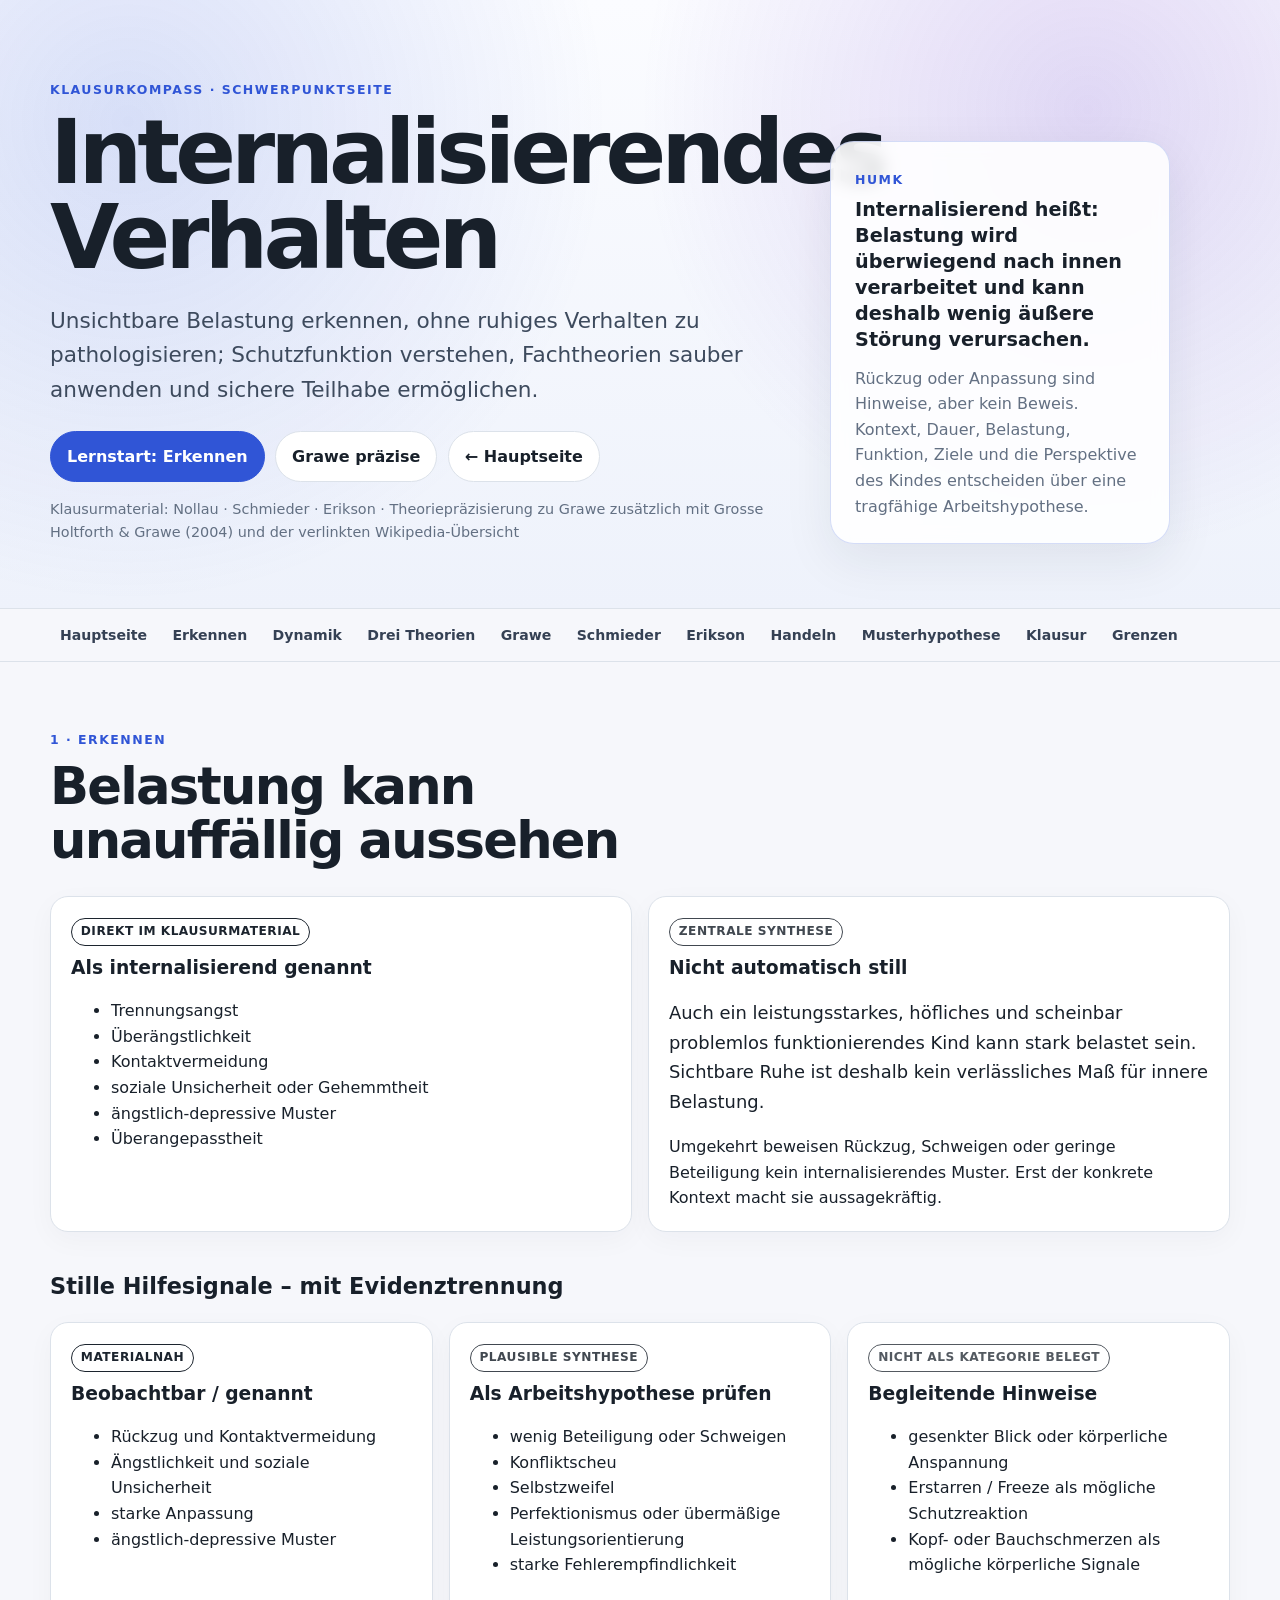
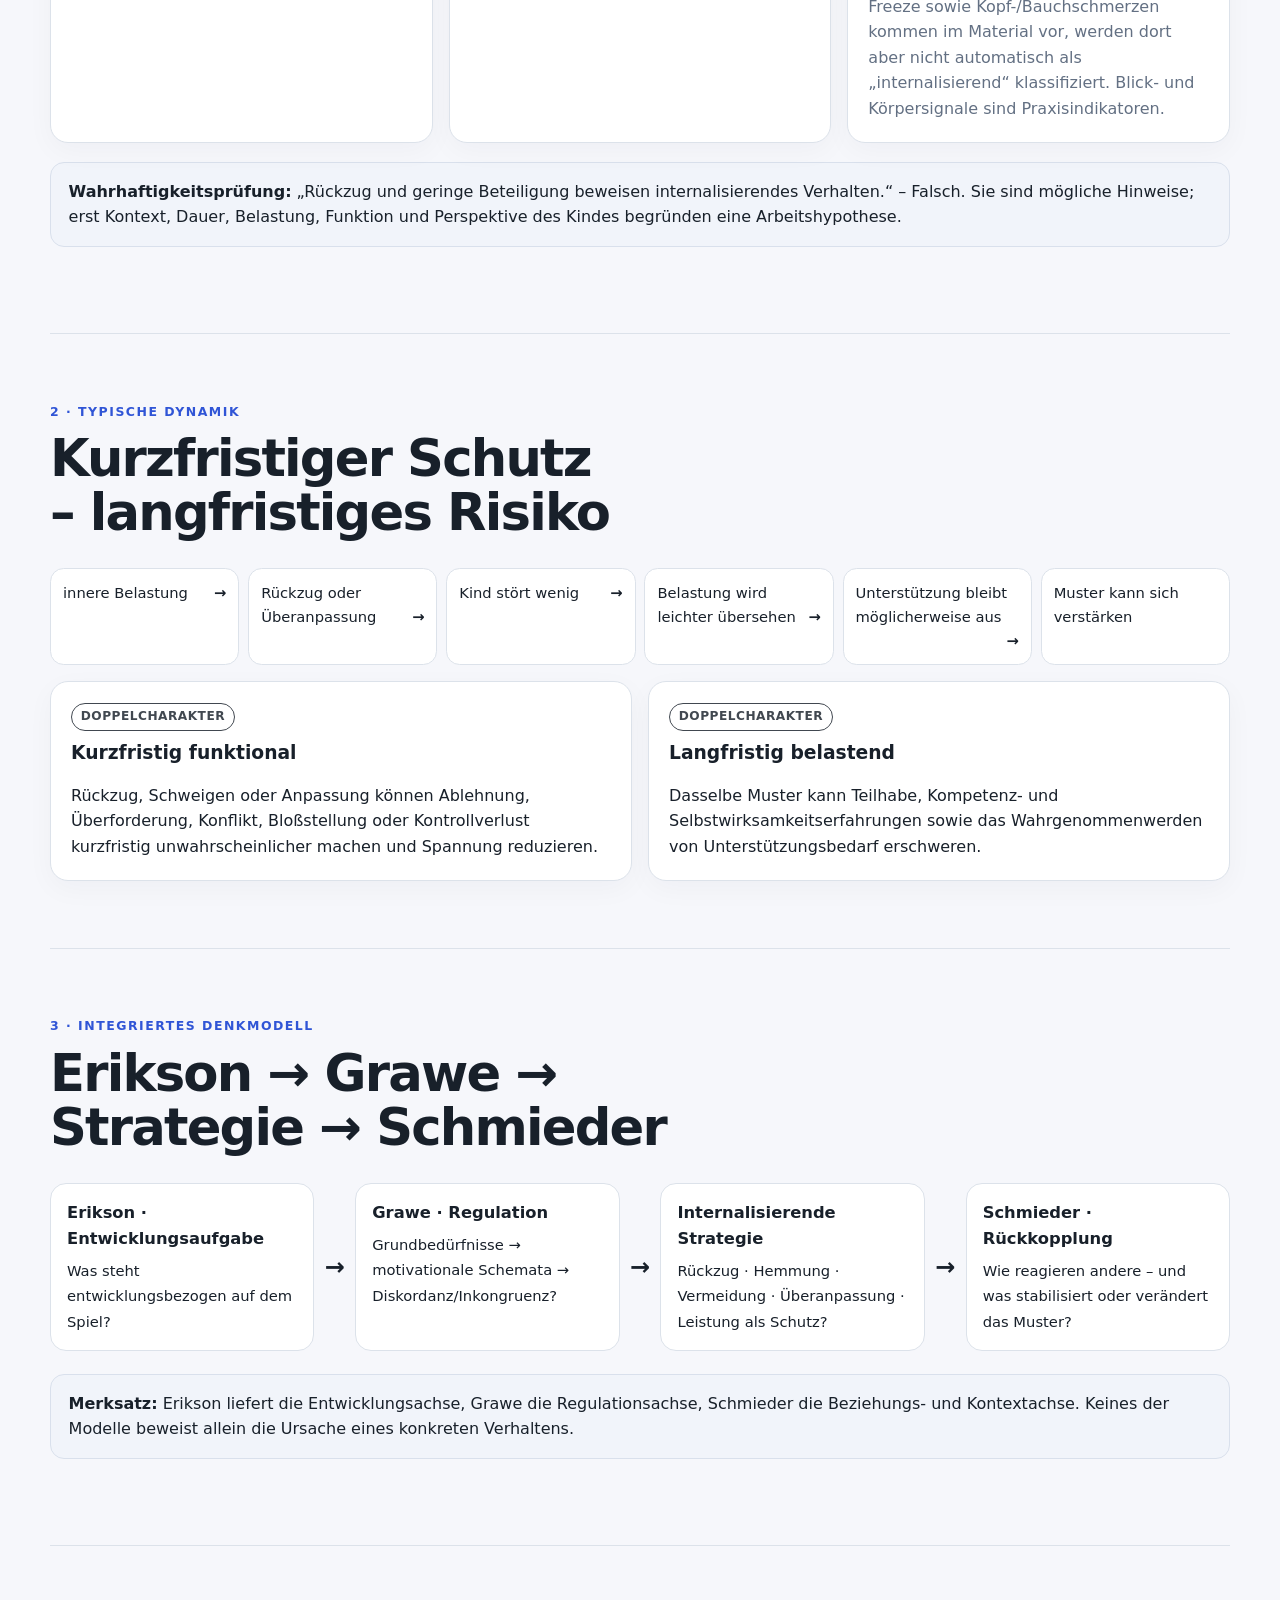
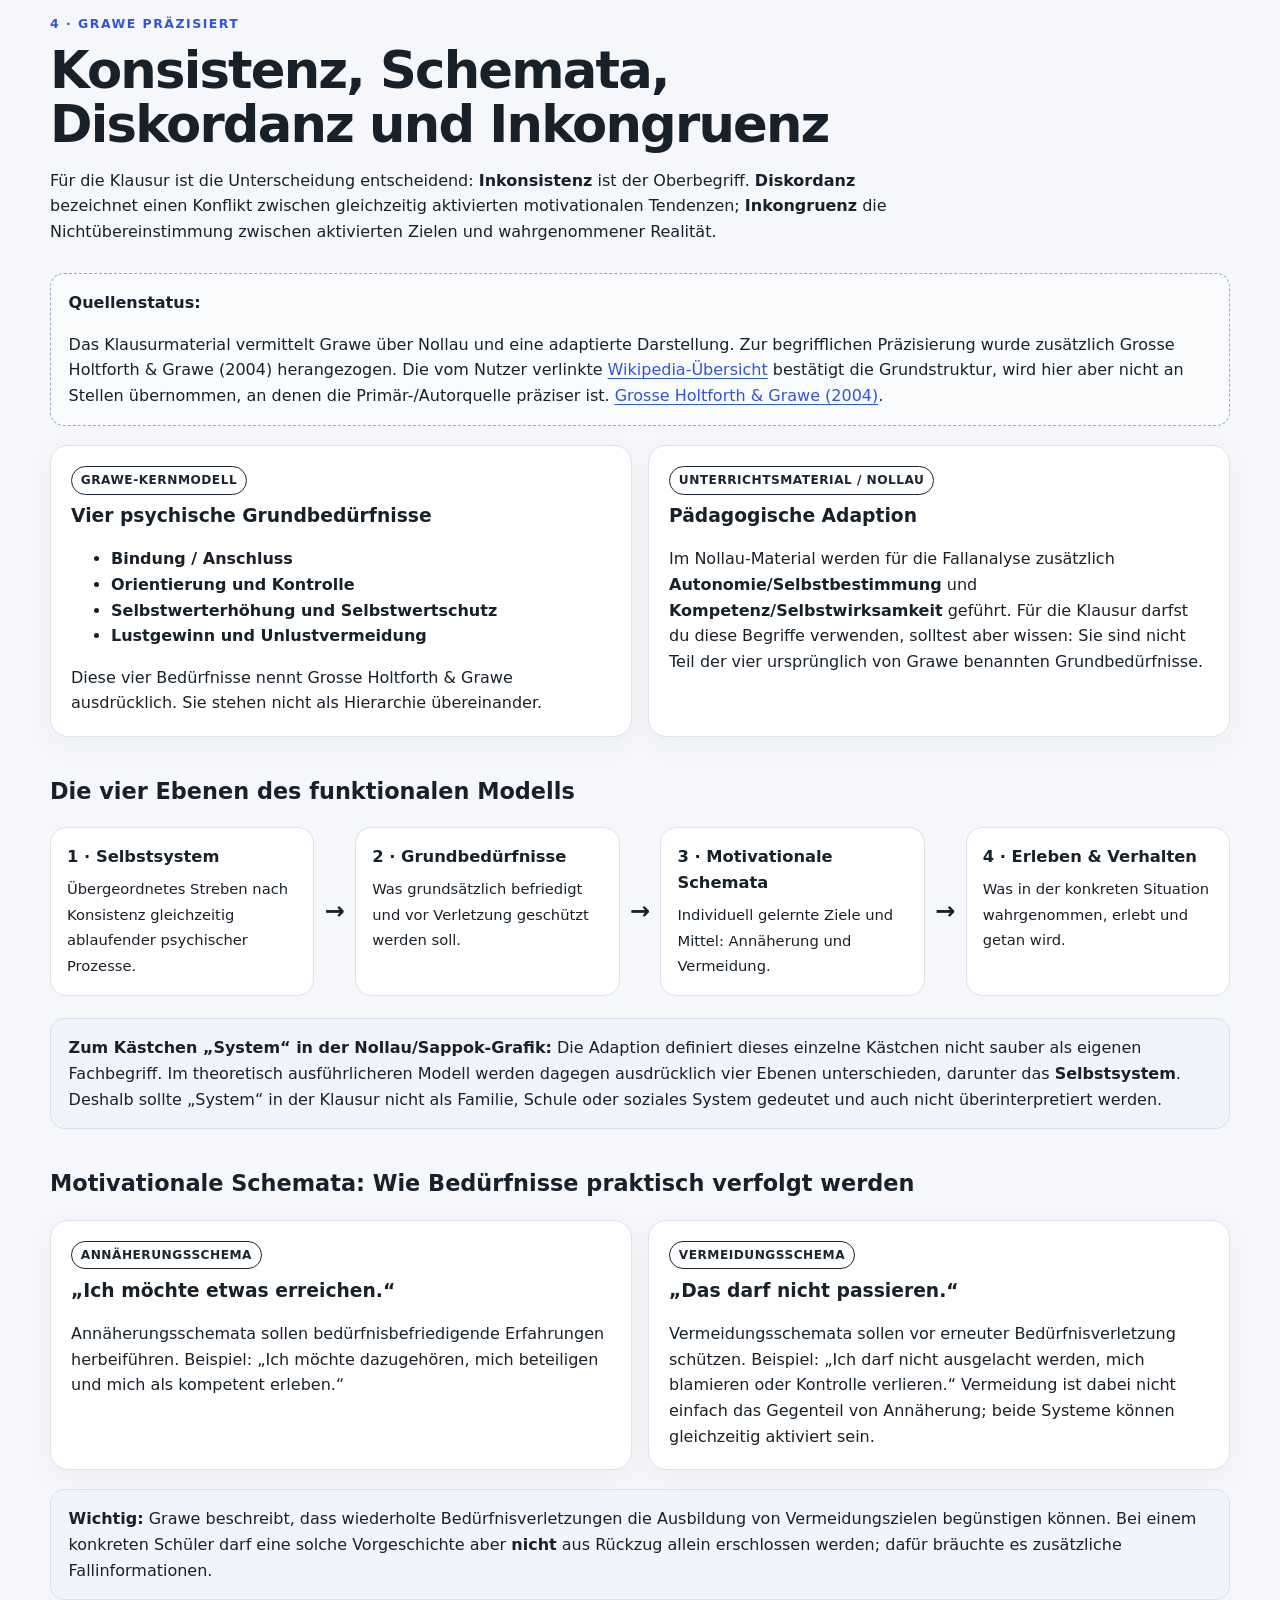
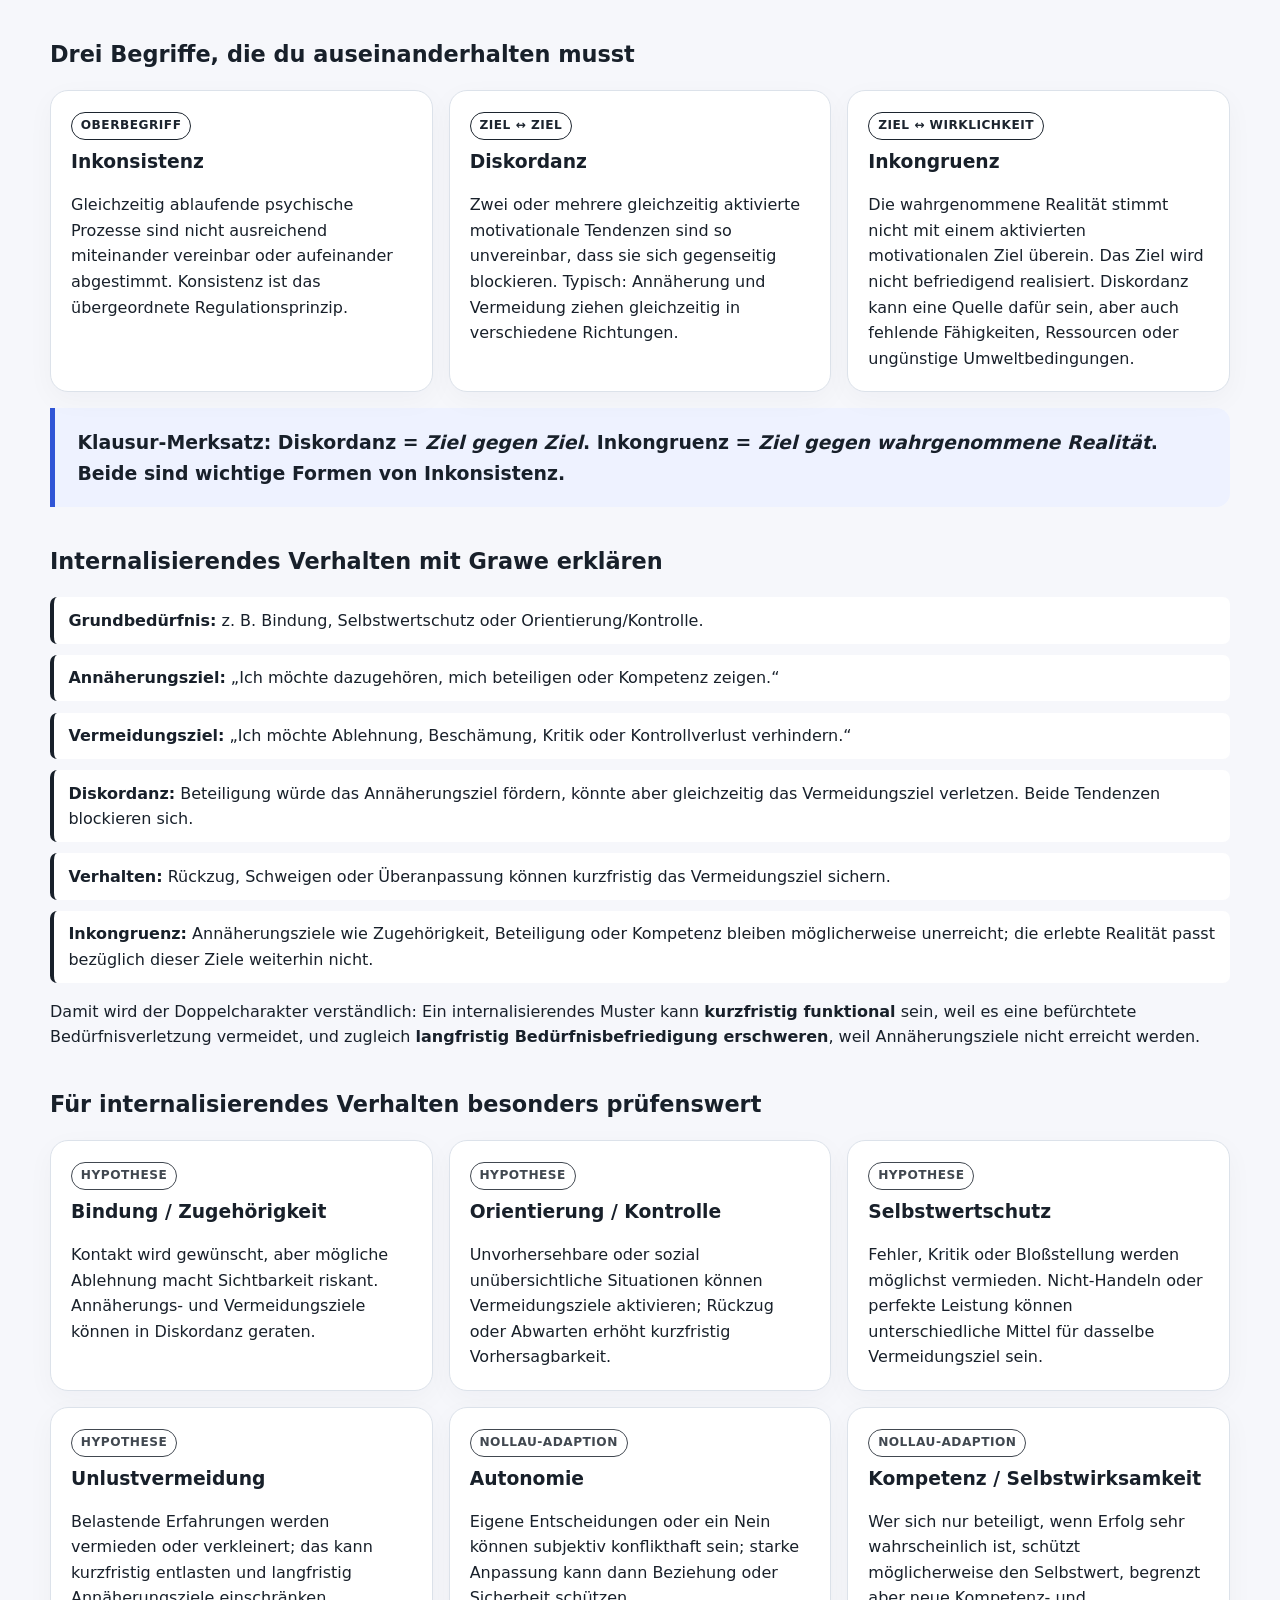
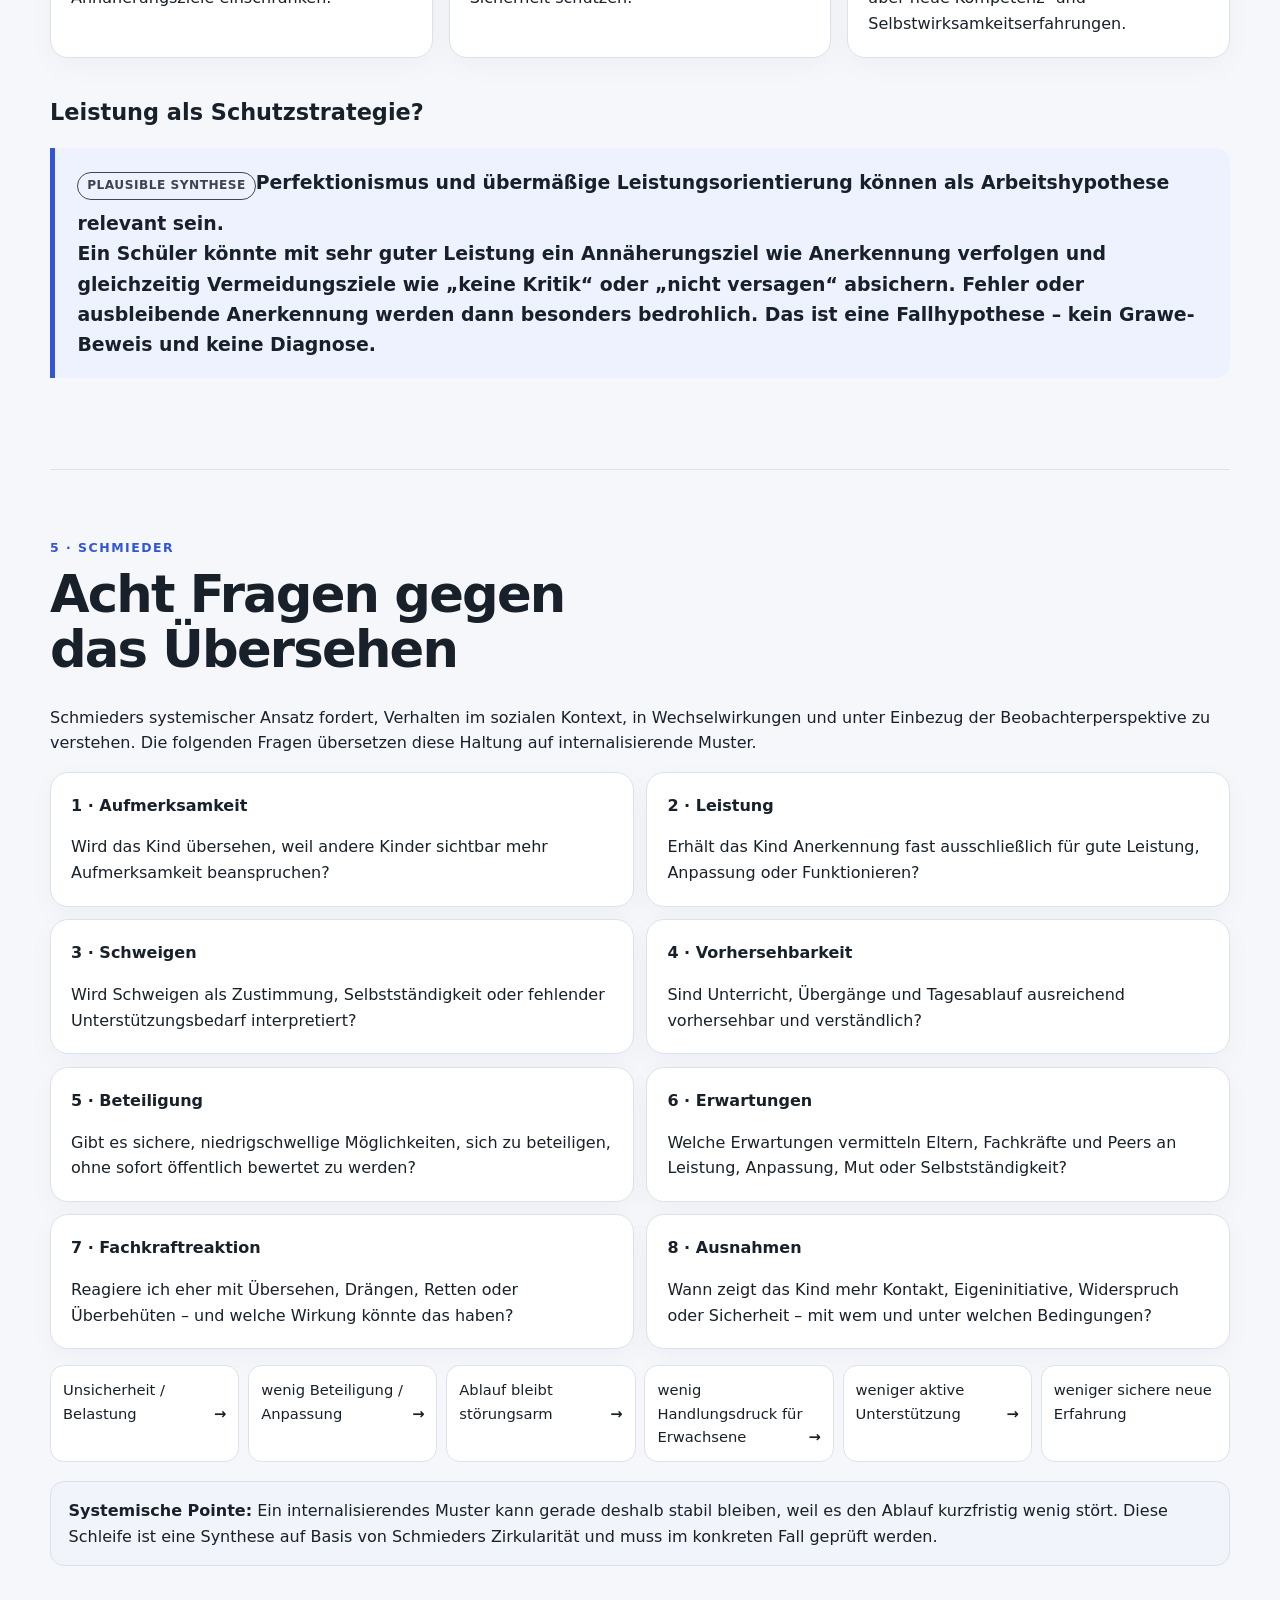
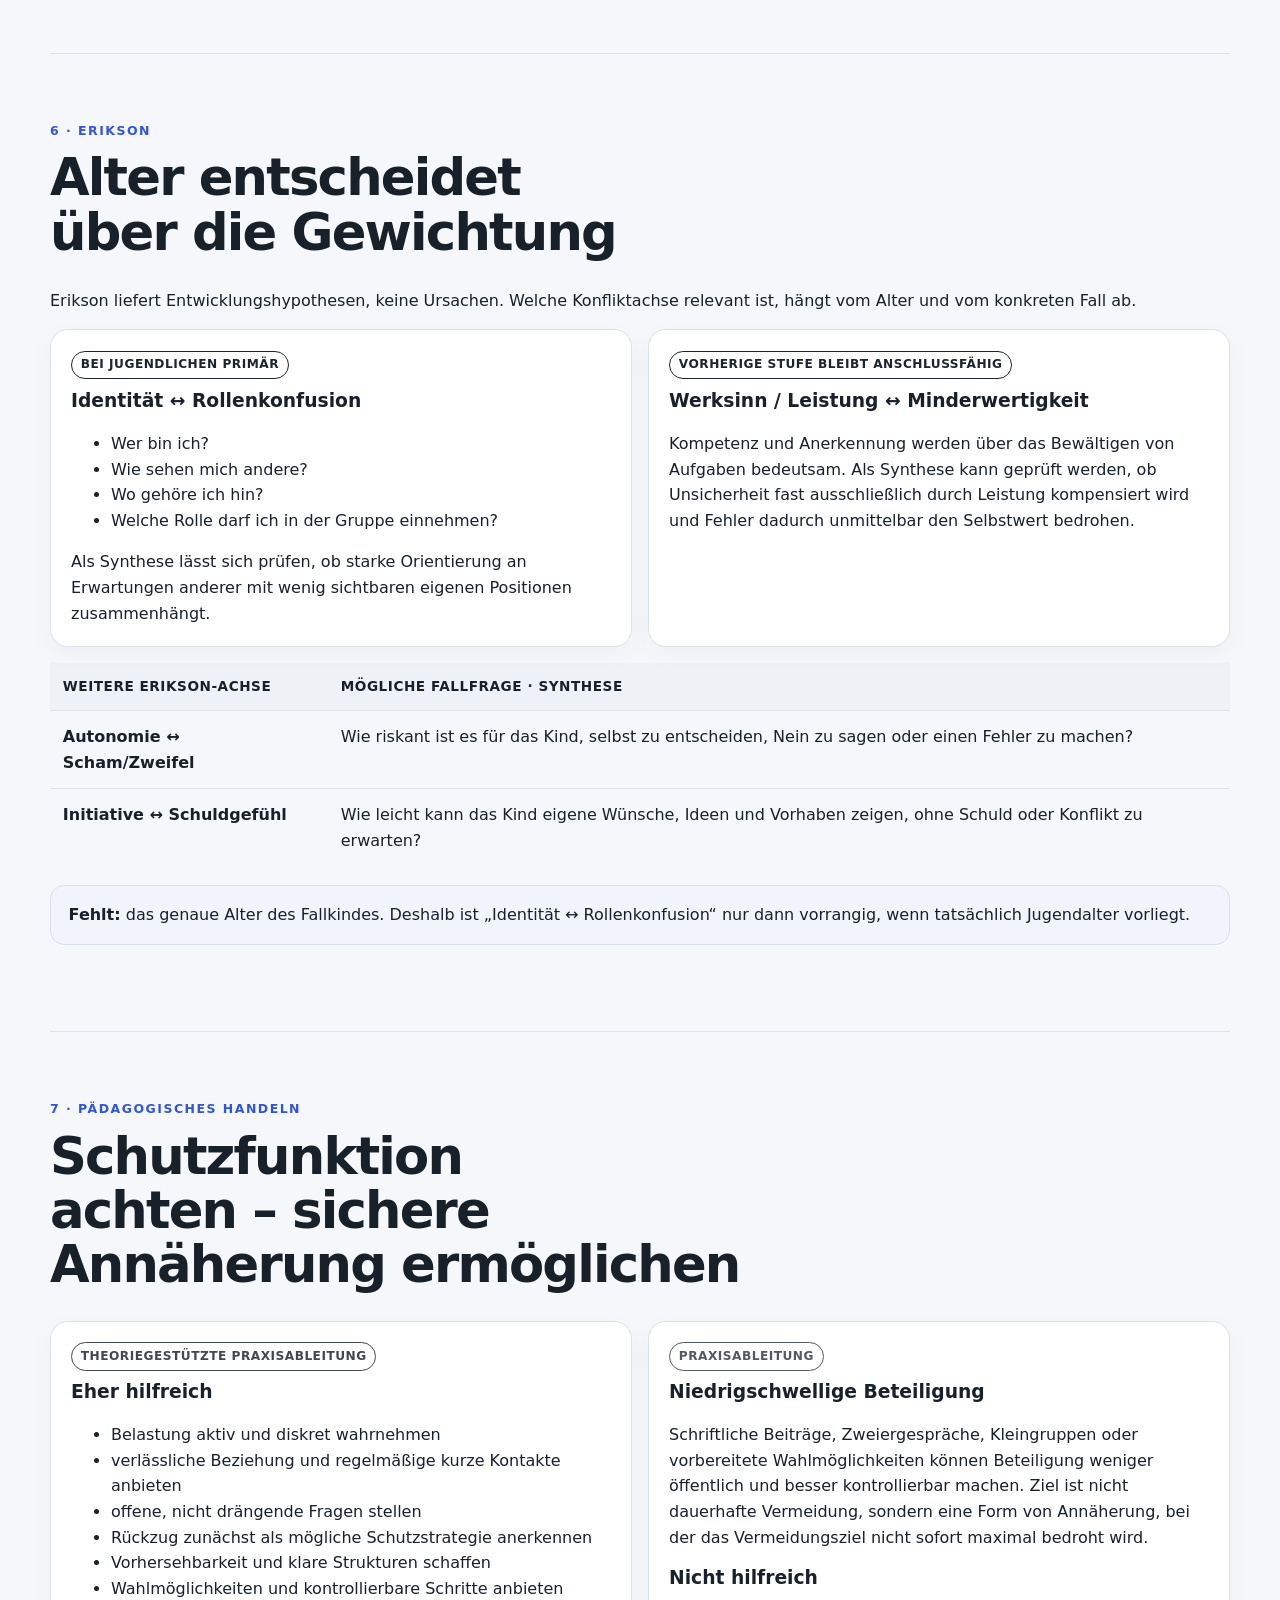
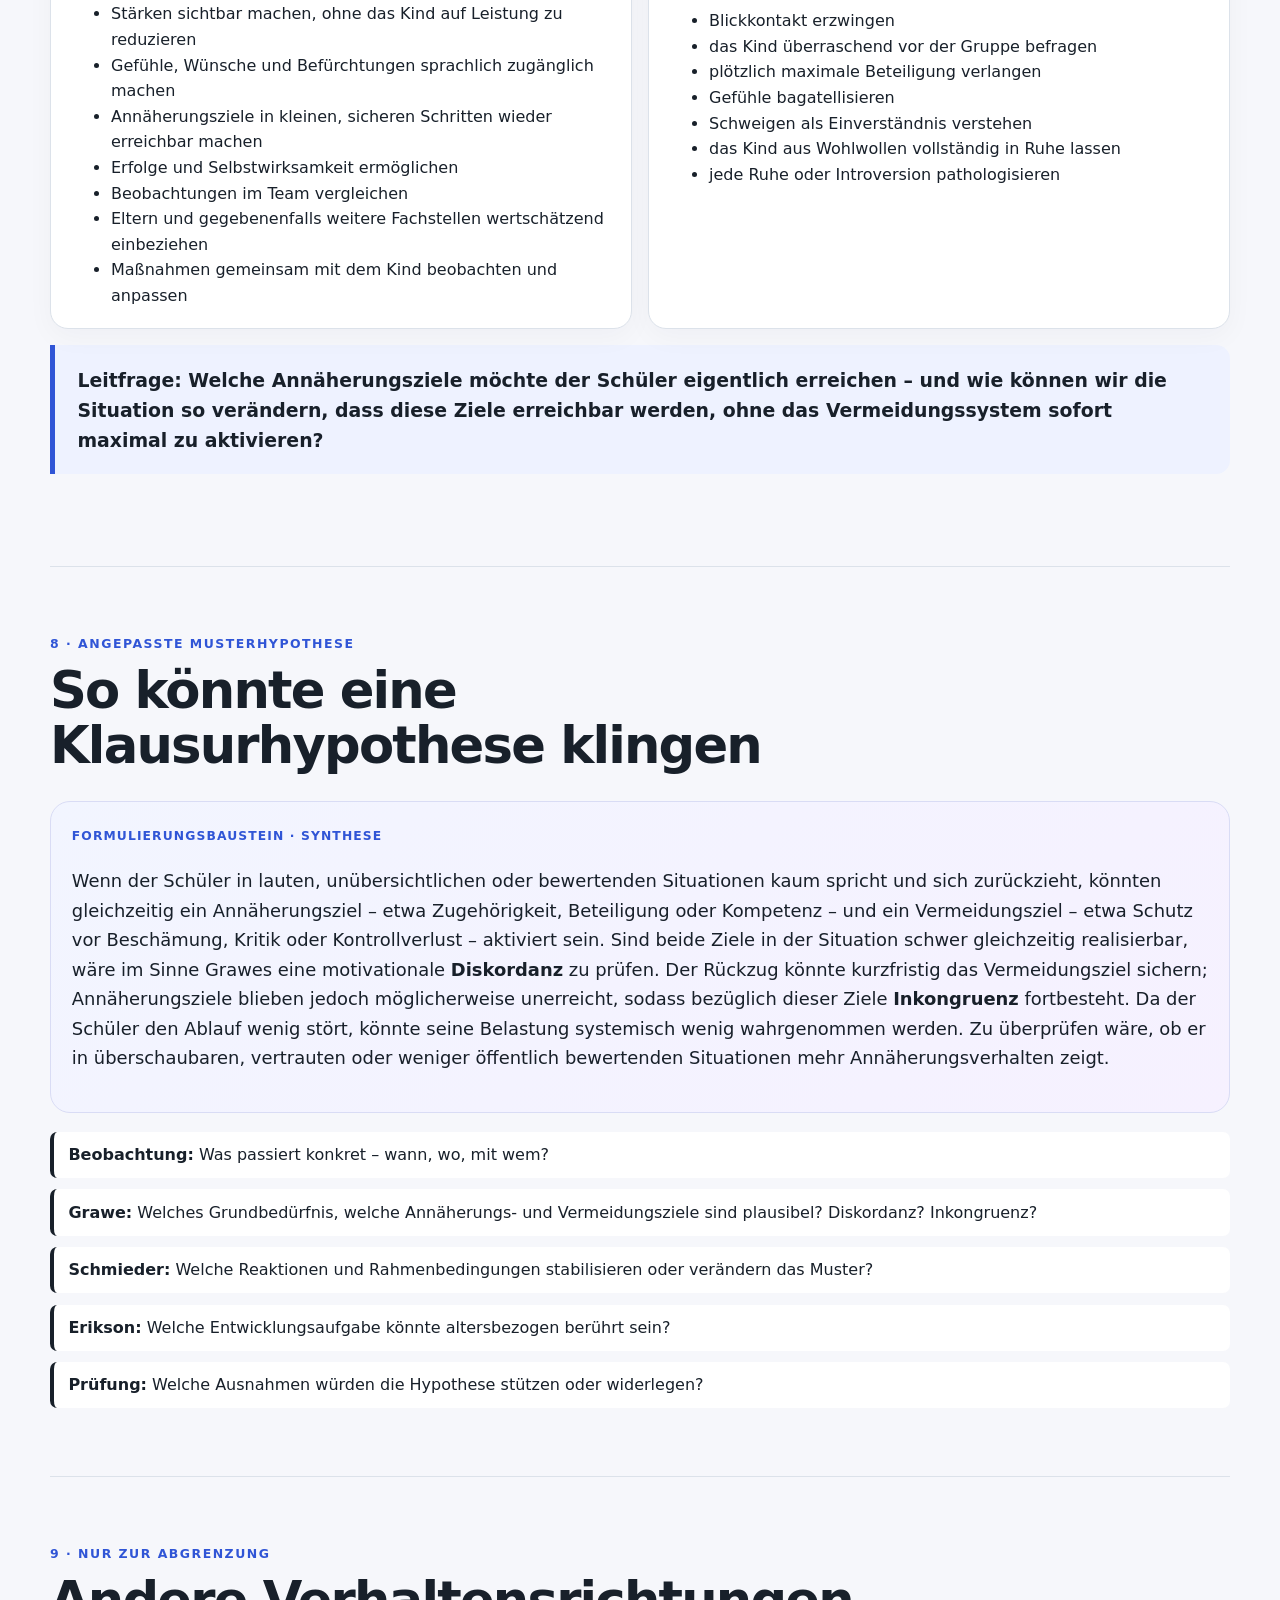
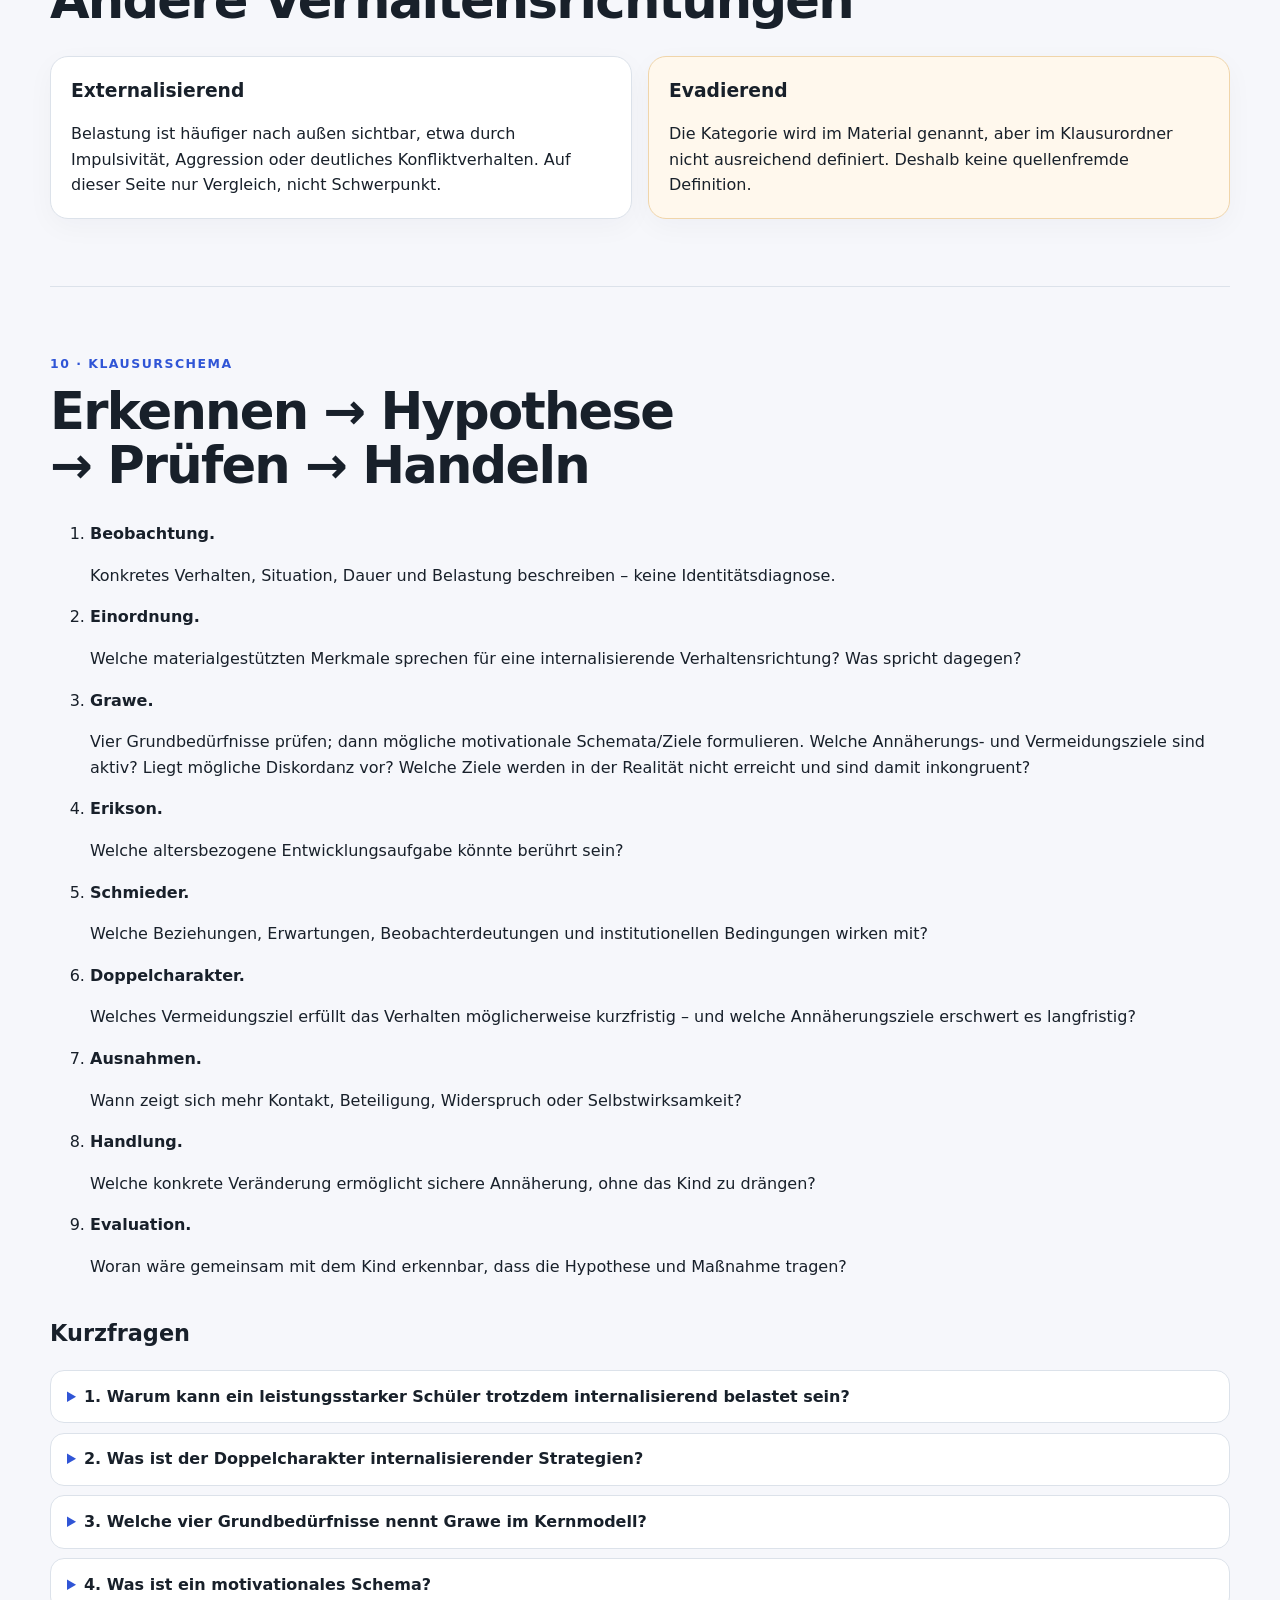
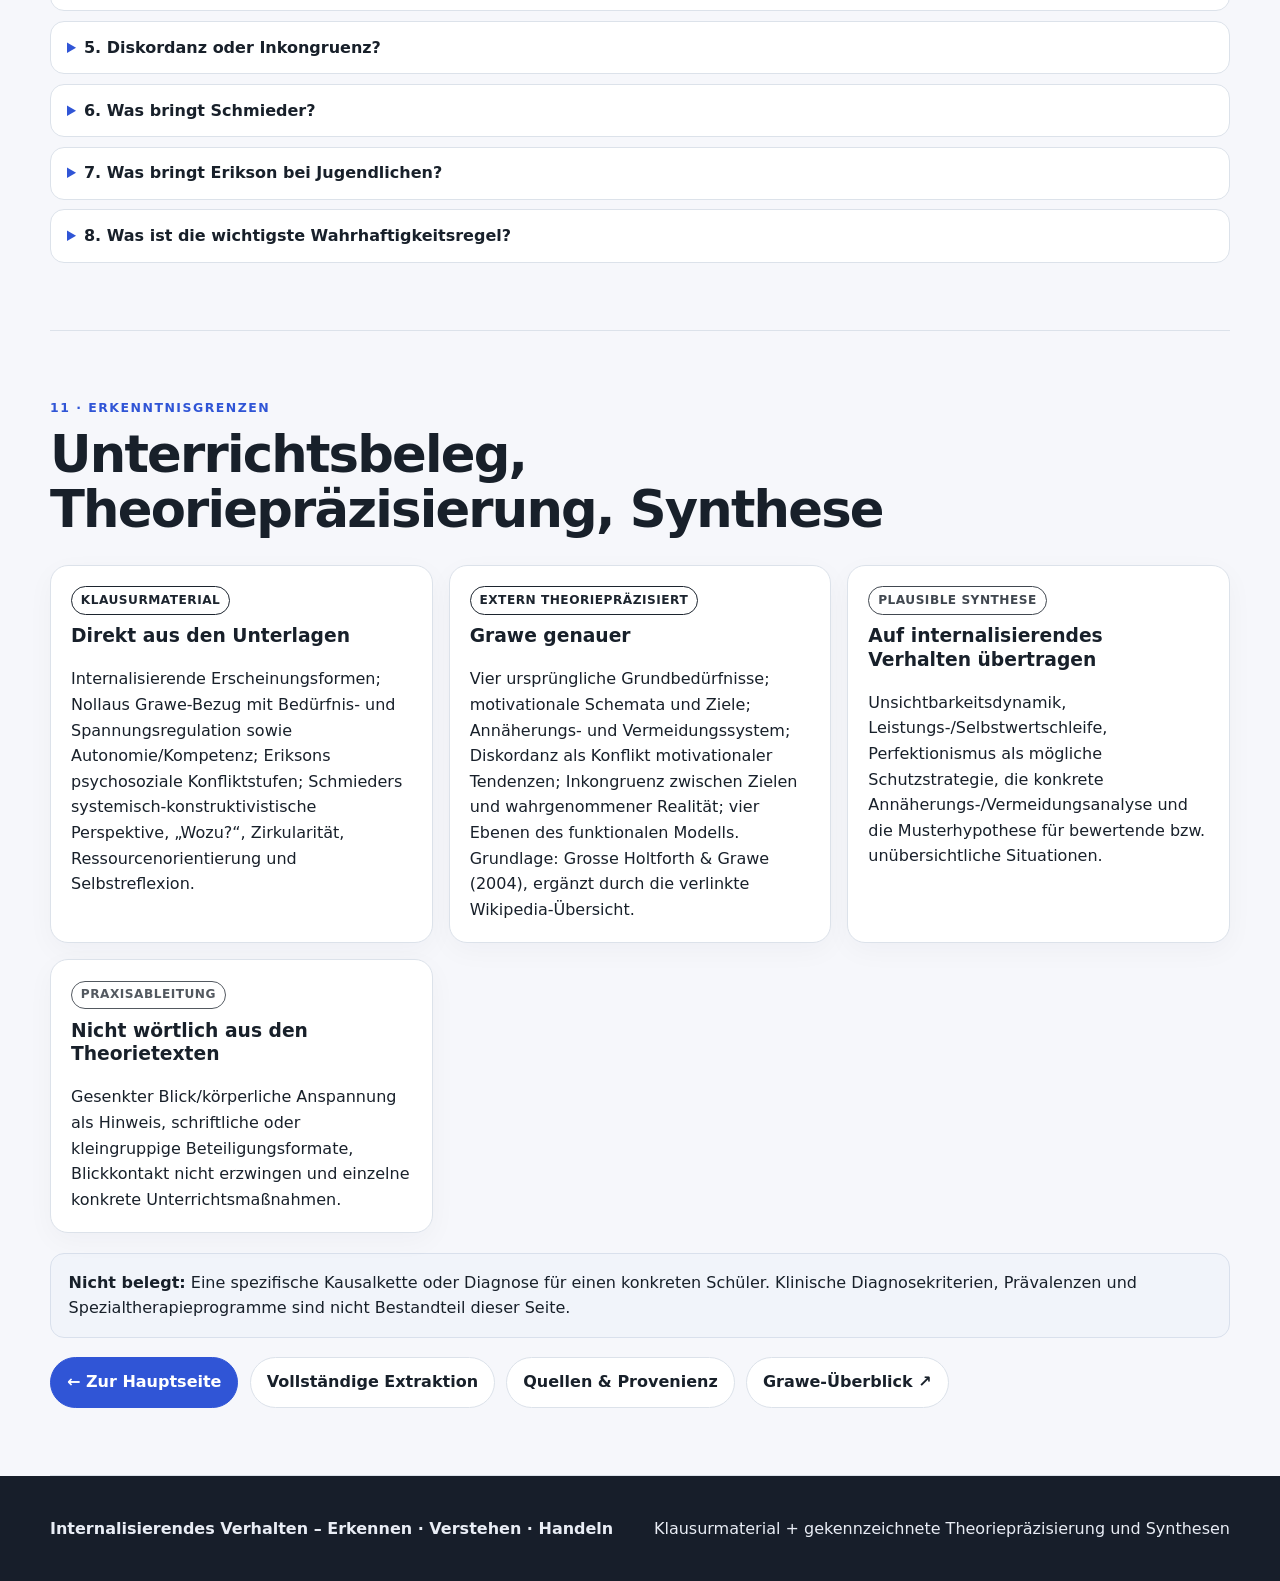
<file: internalisierendes-verhalten.html>
<!doctype html>
<html lang="de">
<head>
  <meta charset="utf-8">
  <meta name="viewport" content="width=device-width,initial-scale=1">
  <meta name="description" content="Lernzettel zu internalisierendem Verhalten: erkennen, mit Grawe, Schmieder und Erikson analysieren und pädagogisch handeln. Grawe mit Konsistenz, motivationalen Schemata, Diskordanz und Inkongruenz.">
  <title>Internalisierendes Verhalten – Erkennen · Verstehen · Handeln</title>
  <link rel="stylesheet" href="styles.css">
  <style>
    .sister-nav{display:flex;flex-wrap:wrap;gap:.65rem;align-items:center}.sister-nav .button{margin:0}
    .evidence-badge{display:inline-block;padding:.22rem .55rem;border:1px solid currentColor;border-radius:999px;font-size:.76rem;font-weight:800;letter-spacing:.04em;text-transform:uppercase;margin-bottom:.5rem}
    .evidence-direct{opacity:.98}.evidence-synthesis{opacity:.82}.evidence-practice{opacity:.74}.evidence-gap{opacity:.66}
    .theory-flow{display:grid;grid-template-columns:1fr auto 1fr auto 1fr auto 1fr;gap:.65rem;align-items:stretch;margin:1.4rem 0}
    .theory-step{border:1px solid var(--line);border-radius:1rem;padding:1rem;background:var(--surface)}
    .theory-step strong{display:block;font-size:1.02rem;margin-bottom:.35rem}.theory-step span{font-size:.92rem}.theory-arrow{align-self:center;font-size:1.5rem;font-weight:800}
    .lens-grid{display:grid;grid-template-columns:repeat(3,minmax(0,1fr));gap:1rem}.lens-grid>*{height:100%}
    .two-track{display:grid;grid-template-columns:1fr 1fr;gap:1rem}.two-track>*{height:100%}
    .signal-grid{display:grid;grid-template-columns:repeat(3,minmax(0,1fr));gap:1rem}.signal-grid ul{margin-bottom:0}
    .axis-table{width:100%;border-collapse:collapse;margin-top:1rem}.axis-table th,.axis-table td{text-align:left;vertical-align:top;padding:.8rem;border-bottom:1px solid var(--line)}.axis-table th{font-size:.85rem;text-transform:uppercase;letter-spacing:.04em}
    .loop{display:grid;grid-template-columns:repeat(6,minmax(0,1fr));gap:.55rem;align-items:stretch;margin:1rem 0}.loop>div{border:1px solid var(--line);border-radius:.85rem;padding:.75rem;background:var(--surface);font-size:.92rem}.loop>div:not(:last-child)::after{content:'→';float:right;font-weight:900;margin-left:.35rem}
    .question-grid{display:grid;grid-template-columns:repeat(2,minmax(0,1fr));gap:.8rem}.question-grid .card{height:100%}
    .check-grid{display:grid;grid-template-columns:1fr 1fr;gap:1rem}.check-grid ul{margin-bottom:0}
    .example-chain{display:grid;gap:.7rem}.example-chain>div{border-left:4px solid currentColor;padding:.65rem .9rem;background:var(--surface);border-radius:.45rem}
    .source-split{display:grid;grid-template-columns:repeat(3,minmax(0,1fr));gap:1rem}
    .compare-mini{display:grid;grid-template-columns:1fr 1fr;gap:1rem}.compare-mini>*{height:100%}
    .thesis{font-size:1.12rem;line-height:1.65}
    .sister-footer-links{display:flex;flex-wrap:wrap;gap:.7rem;margin-top:1rem}
    .term-grid{display:grid;grid-template-columns:repeat(3,minmax(0,1fr));gap:1rem;margin:1rem 0}.term-grid>*{height:100%}
    .source-callout{margin:1.2rem 0;padding:1rem 1.1rem;border:1px dashed #9aa9be;border-radius:14px;background:#f9fbfd}.source-callout p:last-child{margin-bottom:0}
    @media (max-width:1000px){.theory-flow{grid-template-columns:1fr}.theory-arrow{transform:rotate(90deg);justify-self:center}.lens-grid,.signal-grid,.source-split,.term-grid{grid-template-columns:1fr}.loop{grid-template-columns:1fr}.loop>div:not(:last-child)::after{content:'↓'}}
    @media (max-width:760px){.two-track,.question-grid,.check-grid,.compare-mini{grid-template-columns:1fr}.axis-table{font-size:.92rem}}
  </style>
</head>
<body>
<a class="skip-link" href="#inhalt">Zum Inhalt springen</a>
<header class="hero"><div class="wrap hero-grid"><div>
  <p class="eyebrow">Klausurkompass · Schwerpunktseite</p>
  <h1>Internalisierendes Verhalten</h1>
  <p class="lead">Unsichtbare Belastung erkennen, ohne ruhiges Verhalten zu pathologisieren; Schutzfunktion verstehen, Fachtheorien sauber anwenden und sichere Teilhabe ermöglichen.</p>
  <div class="hero-actions sister-nav"><a class="button primary" href="#erkennen">Lernstart: Erkennen</a><a class="button" href="#grawe">Grawe präzise</a><a class="button" href="index.html">← Hauptseite</a></div>
  <p class="source-note">Klausurmaterial: Nollau · Schmieder · Erikson · Theoriepräzisierung zu Grawe zusätzlich mit Grosse Holtforth & Grawe (2004) und der verlinkten Wikipedia-Übersicht</p>
</div><div class="core-card"><span class="core-label">HUMK</span><strong>Internalisierend heißt: Belastung wird überwiegend nach innen verarbeitet und kann deshalb wenig äußere Störung verursachen.</strong><p>Rückzug oder Anpassung sind Hinweise, aber kein Beweis. Kontext, Dauer, Belastung, Funktion, Ziele und die Perspektive des Kindes entscheiden über eine tragfähige Arbeitshypothese.</p></div></div></header>

<nav class="topnav"><div class="wrap nav-inner"><a href="index.html">Hauptseite</a><a href="#erkennen">Erkennen</a><a href="#dynamik">Dynamik</a><a href="#modell">Drei Theorien</a><a href="#grawe">Grawe</a><a href="#schmieder">Schmieder</a><a href="#erikson">Erikson</a><a href="#handeln">Handeln</a><a href="#musterhypothese">Musterhypothese</a><a href="#klausur">Klausur</a><a href="#grenzen">Grenzen</a></div></nav>

<main id="inhalt" class="wrap">
<section id="erkennen" class="section"><div class="section-head"><p class="eyebrow">1 · Erkennen</p><h2>Belastung kann unauffällig aussehen</h2></div>
<div class="two-track">
<article class="panel"><span class="evidence-badge evidence-direct">Direkt im Klausurmaterial</span><h3>Als internalisierend genannt</h3><ul><li>Trennungsangst</li><li>Überängstlichkeit</li><li>Kontaktvermeidung</li><li>soziale Unsicherheit oder Gehemmtheit</li><li>ängstlich-depressive Muster</li><li>Überangepasstheit</li></ul></article>
<article class="panel"><span class="evidence-badge evidence-synthesis">Zentrale Synthese</span><h3>Nicht automatisch still</h3><p class="thesis">Auch ein leistungsstarkes, höfliches und scheinbar problemlos funktionierendes Kind kann stark belastet sein. Sichtbare Ruhe ist deshalb kein verlässliches Maß für innere Belastung.</p><p>Umgekehrt beweisen Rückzug, Schweigen oder geringe Beteiligung kein internalisierendes Muster. Erst der konkrete Kontext macht sie aussagekräftig.</p></article>
</div>
<h3 class="subhead">Stille Hilfesignale – mit Evidenztrennung</h3>
<div class="signal-grid">
<article class="card"><span class="evidence-badge evidence-direct">Materialnah</span><h3>Beobachtbar / genannt</h3><ul><li>Rückzug und Kontaktvermeidung</li><li>Ängstlichkeit und soziale Unsicherheit</li><li>starke Anpassung</li><li>ängstlich-depressive Muster</li></ul></article>
<article class="card"><span class="evidence-badge evidence-synthesis">Plausible Synthese</span><h3>Als Arbeitshypothese prüfen</h3><ul><li>wenig Beteiligung oder Schweigen</li><li>Konfliktscheu</li><li>Selbstzweifel</li><li>Perfektionismus oder übermäßige Leistungsorientierung</li><li>starke Fehlerempfindlichkeit</li></ul></article>
<article class="card"><span class="evidence-badge evidence-practice">Nicht als Kategorie belegt</span><h3>Begleitende Hinweise</h3><ul><li>gesenkter Blick oder körperliche Anspannung</li><li>Erstarren / Freeze als mögliche Schutzreaktion</li><li>Kopf- oder Bauchschmerzen als mögliche körperliche Signale</li></ul><p class="muted">Freeze sowie Kopf-/Bauchschmerzen kommen im Material vor, werden dort aber nicht automatisch als „internalisierend“ klassifiziert. Blick- und Körpersignale sind Praxisindikatoren.</p></article>
</div>
<aside class="notice"><strong>Wahrhaftigkeitsprüfung:</strong> „Rückzug und geringe Beteiligung beweisen internalisierendes Verhalten.“ – Falsch. Sie sind mögliche Hinweise; erst Kontext, Dauer, Belastung, Funktion und Perspektive des Kindes begründen eine Arbeitshypothese.</aside>
</section>

<section id="dynamik" class="section"><div class="section-head"><p class="eyebrow">2 · Typische Dynamik</p><h2>Kurzfristiger Schutz – langfristiges Risiko</h2></div>
<div class="loop"><div>innere Belastung</div><div>Rückzug oder Überanpassung</div><div>Kind stört wenig</div><div>Belastung wird leichter übersehen</div><div>Unterstützung bleibt möglicherweise aus</div><div>Muster kann sich verstärken</div></div>
<div class="two-track">
<article class="panel"><span class="evidence-badge evidence-synthesis">Doppelcharakter</span><h3>Kurzfristig funktional</h3><p>Rückzug, Schweigen oder Anpassung können Ablehnung, Überforderung, Konflikt, Bloßstellung oder Kontrollverlust kurzfristig unwahrscheinlicher machen und Spannung reduzieren.</p></article>
<article class="panel"><span class="evidence-badge evidence-synthesis">Doppelcharakter</span><h3>Langfristig belastend</h3><p>Dasselbe Muster kann Teilhabe, Kompetenz- und Selbstwirksamkeitserfahrungen sowie das Wahrgenommenwerden von Unterstützungsbedarf erschweren.</p></article>
</div>
</section>

<section id="modell" class="section"><div class="section-head"><p class="eyebrow">3 · Integriertes Denkmodell</p><h2>Erikson → Grawe → Strategie → Schmieder</h2></div>
<div class="theory-flow" aria-label="Erikson Grawe internalisierendes Verhalten Schmieder">
  <div class="theory-step"><strong>Erikson · Entwicklungsaufgabe</strong><span>Was steht entwicklungsbezogen auf dem Spiel?</span></div><div class="theory-arrow">→</div>
  <div class="theory-step"><strong>Grawe · Regulation</strong><span>Grundbedürfnisse → motivationale Schemata → Diskordanz/Inkongruenz?</span></div><div class="theory-arrow">→</div>
  <div class="theory-step"><strong>Internalisierende Strategie</strong><span>Rückzug · Hemmung · Vermeidung · Überanpassung · Leistung als Schutz?</span></div><div class="theory-arrow">→</div>
  <div class="theory-step"><strong>Schmieder · Rückkopplung</strong><span>Wie reagieren andere – und was stabilisiert oder verändert das Muster?</span></div>
</div>
<aside class="notice"><strong>Merksatz:</strong> Erikson liefert die Entwicklungsachse, Grawe die Regulationsachse, Schmieder die Beziehungs- und Kontextachse. Keines der Modelle beweist allein die Ursache eines konkreten Verhaltens.</aside>
</section>

<section id="grawe" class="section"><div class="section-head"><p class="eyebrow">4 · Grawe präzisiert</p><h2>Konsistenz, Schemata, Diskordanz und Inkongruenz</h2><p>Für die Klausur ist die Unterscheidung entscheidend: <strong>Inkonsistenz</strong> ist der Oberbegriff. <strong>Diskordanz</strong> bezeichnet einen Konflikt zwischen gleichzeitig aktivierten motivationalen Tendenzen; <strong>Inkongruenz</strong> die Nichtübereinstimmung zwischen aktivierten Zielen und wahrgenommener Realität.</p></div>

<div class="source-callout"><strong>Quellenstatus:</strong><p>Das Klausurmaterial vermittelt Grawe über Nollau und eine adaptierte Darstellung. Zur begrifflichen Präzisierung wurde zusätzlich Grosse Holtforth & Grawe (2004) herangezogen. Die vom Nutzer verlinkte <a href="https://de.wikipedia.org/wiki/Konsistenztheorie_von_Klaus_Grawe" target="_blank" rel="noreferrer">Wikipedia-Übersicht</a> bestätigt die Grundstruktur, wird hier aber nicht an Stellen übernommen, an denen die Primär-/Autorquelle präziser ist. <a href="https://www.researchgate.net/publication/215549113_Inkongruenz_und_Fallkonzeption_in_der_Psychologischen_Therapie" target="_blank" rel="noreferrer">Grosse Holtforth & Grawe (2004)</a>.</p></div>

<div class="two-track">
<article class="panel"><span class="evidence-badge evidence-direct">Grawe-Kernmodell</span><h3>Vier psychische Grundbedürfnisse</h3><ul><li><strong>Bindung / Anschluss</strong></li><li><strong>Orientierung und Kontrolle</strong></li><li><strong>Selbstwerterhöhung und Selbstwertschutz</strong></li><li><strong>Lustgewinn und Unlustvermeidung</strong></li></ul><p>Diese vier Bedürfnisse nennt Grosse Holtforth & Grawe ausdrücklich. Sie stehen nicht als Hierarchie übereinander.</p></article>
<article class="panel"><span class="evidence-badge evidence-direct">Unterrichtsmaterial / Nollau</span><h3>Pädagogische Adaption</h3><p>Im Nollau-Material werden für die Fallanalyse zusätzlich <strong>Autonomie/Selbstbestimmung</strong> und <strong>Kompetenz/Selbstwirksamkeit</strong> geführt. Für die Klausur darfst du diese Begriffe verwenden, solltest aber wissen: Sie sind nicht Teil der vier ursprünglich von Grawe benannten Grundbedürfnisse.</p></article>
</div>

<h3 class="subhead">Die vier Ebenen des funktionalen Modells</h3>
<div class="theory-flow" aria-label="Grawe funktionales Modell">
  <div class="theory-step"><strong>1 · Selbstsystem</strong><span>Übergeordnetes Streben nach Konsistenz gleichzeitig ablaufender psychischer Prozesse.</span></div><div class="theory-arrow">→</div>
  <div class="theory-step"><strong>2 · Grundbedürfnisse</strong><span>Was grundsätzlich befriedigt und vor Verletzung geschützt werden soll.</span></div><div class="theory-arrow">→</div>
  <div class="theory-step"><strong>3 · Motivationale Schemata</strong><span>Individuell gelernte Ziele und Mittel: Annäherung und Vermeidung.</span></div><div class="theory-arrow">→</div>
  <div class="theory-step"><strong>4 · Erleben & Verhalten</strong><span>Was in der konkreten Situation wahrgenommen, erlebt und getan wird.</span></div>
</div>
<aside class="notice"><strong>Zum Kästchen „System“ in der Nollau/Sappok-Grafik:</strong> Die Adaption definiert dieses einzelne Kästchen nicht sauber als eigenen Fachbegriff. Im theoretisch ausführlicheren Modell werden dagegen ausdrücklich vier Ebenen unterschieden, darunter das <strong>Selbstsystem</strong>. Deshalb sollte „System“ in der Klausur nicht als Familie, Schule oder soziales System gedeutet und auch nicht überinterpretiert werden.</aside>

<h3 class="subhead">Motivationale Schemata: Wie Bedürfnisse praktisch verfolgt werden</h3>
<div class="two-track">
<article class="panel"><span class="evidence-badge evidence-direct">Annäherungsschema</span><h3>„Ich möchte etwas erreichen.“</h3><p>Annäherungsschemata sollen bedürfnisbefriedigende Erfahrungen herbeiführen. Beispiel: „Ich möchte dazugehören, mich beteiligen und mich als kompetent erleben.“</p></article>
<article class="panel"><span class="evidence-badge evidence-direct">Vermeidungsschema</span><h3>„Das darf nicht passieren.“</h3><p>Vermeidungsschemata sollen vor erneuter Bedürfnisverletzung schützen. Beispiel: „Ich darf nicht ausgelacht werden, mich blamieren oder Kontrolle verlieren.“ Vermeidung ist dabei nicht einfach das Gegenteil von Annäherung; beide Systeme können gleichzeitig aktiviert sein.</p></article>
</div>
<aside class="notice"><strong>Wichtig:</strong> Grawe beschreibt, dass wiederholte Bedürfnisverletzungen die Ausbildung von Vermeidungszielen begünstigen können. Bei einem konkreten Schüler darf eine solche Vorgeschichte aber <strong>nicht</strong> aus Rückzug allein erschlossen werden; dafür bräuchte es zusätzliche Fallinformationen.</aside>

<h3 class="subhead">Drei Begriffe, die du auseinanderhalten musst</h3>
<div class="term-grid">
<article class="card"><span class="evidence-badge evidence-direct">Oberbegriff</span><h3>Inkonsistenz</h3><p>Gleichzeitig ablaufende psychische Prozesse sind nicht ausreichend miteinander vereinbar oder aufeinander abgestimmt. Konsistenz ist das übergeordnete Regulationsprinzip.</p></article>
<article class="card"><span class="evidence-badge evidence-direct">Ziel ↔ Ziel</span><h3>Diskordanz</h3><p>Zwei oder mehrere gleichzeitig aktivierte motivationale Tendenzen sind so unvereinbar, dass sie sich gegenseitig blockieren. Typisch: Annäherung und Vermeidung ziehen gleichzeitig in verschiedene Richtungen.</p></article>
<article class="card"><span class="evidence-badge evidence-direct">Ziel ↔ Wirklichkeit</span><h3>Inkongruenz</h3><p>Die wahrgenommene Realität stimmt nicht mit einem aktivierten motivationalen Ziel überein. Das Ziel wird nicht befriedigend realisiert. Diskordanz kann eine Quelle dafür sein, aber auch fehlende Fähigkeiten, Ressourcen oder ungünstige Umweltbedingungen.</p></article>
</div>
<div class="quote-card"><strong>Klausur-Merksatz:</strong> Diskordanz = <em>Ziel gegen Ziel</em>. Inkongruenz = <em>Ziel gegen wahrgenommene Realität</em>. Beide sind wichtige Formen von Inkonsistenz.</div>

<h3 class="subhead">Internalisierendes Verhalten mit Grawe erklären</h3>
<div class="example-chain">
<div><strong>Grundbedürfnis:</strong> z. B. Bindung, Selbstwertschutz oder Orientierung/Kontrolle.</div>
<div><strong>Annäherungsziel:</strong> „Ich möchte dazugehören, mich beteiligen oder Kompetenz zeigen.“</div>
<div><strong>Vermeidungsziel:</strong> „Ich möchte Ablehnung, Beschämung, Kritik oder Kontrollverlust verhindern.“</div>
<div><strong>Diskordanz:</strong> Beteiligung würde das Annäherungsziel fördern, könnte aber gleichzeitig das Vermeidungsziel verletzen. Beide Tendenzen blockieren sich.</div>
<div><strong>Verhalten:</strong> Rückzug, Schweigen oder Überanpassung können kurzfristig das Vermeidungsziel sichern.</div>
<div><strong>Inkongruenz:</strong> Annäherungsziele wie Zugehörigkeit, Beteiligung oder Kompetenz bleiben möglicherweise unerreicht; die erlebte Realität passt bezüglich dieser Ziele weiterhin nicht.</div>
</div>
<p>Damit wird der Doppelcharakter verständlich: Ein internalisierendes Muster kann <strong>kurzfristig funktional</strong> sein, weil es eine befürchtete Bedürfnisverletzung vermeidet, und zugleich <strong>langfristig Bedürfnisbefriedigung erschweren</strong>, weil Annäherungsziele nicht erreicht werden.</p>

<h3 class="subhead">Für internalisierendes Verhalten besonders prüfenswert</h3>
<div class="lens-grid">
<article class="card"><span class="evidence-badge evidence-synthesis">Hypothese</span><h3>Bindung / Zugehörigkeit</h3><p>Kontakt wird gewünscht, aber mögliche Ablehnung macht Sichtbarkeit riskant. Annäherungs- und Vermeidungsziele können in Diskordanz geraten.</p></article>
<article class="card"><span class="evidence-badge evidence-synthesis">Hypothese</span><h3>Orientierung / Kontrolle</h3><p>Unvorhersehbare oder sozial unübersichtliche Situationen können Vermeidungsziele aktivieren; Rückzug oder Abwarten erhöht kurzfristig Vorhersagbarkeit.</p></article>
<article class="card"><span class="evidence-badge evidence-synthesis">Hypothese</span><h3>Selbstwertschutz</h3><p>Fehler, Kritik oder Bloßstellung werden möglichst vermieden. Nicht-Handeln oder perfekte Leistung können unterschiedliche Mittel für dasselbe Vermeidungsziel sein.</p></article>
<article class="card"><span class="evidence-badge evidence-synthesis">Hypothese</span><h3>Unlustvermeidung</h3><p>Belastende Erfahrungen werden vermieden oder verkleinert; das kann kurzfristig entlasten und langfristig Annäherungsziele einschränken.</p></article>
<article class="card"><span class="evidence-badge evidence-synthesis">Nollau-Adaption</span><h3>Autonomie</h3><p>Eigene Entscheidungen oder ein Nein können subjektiv konflikthaft sein; starke Anpassung kann dann Beziehung oder Sicherheit schützen.</p></article>
<article class="card"><span class="evidence-badge evidence-synthesis">Nollau-Adaption</span><h3>Kompetenz / Selbstwirksamkeit</h3><p>Wer sich nur beteiligt, wenn Erfolg sehr wahrscheinlich ist, schützt möglicherweise den Selbstwert, begrenzt aber neue Kompetenz- und Selbstwirksamkeitserfahrungen.</p></article>
</div>
<h3 class="subhead">Leistung als Schutzstrategie?</h3>
<div class="quote-card"><span class="evidence-badge evidence-synthesis">Plausible Synthese</span><strong>Perfektionismus und übermäßige Leistungsorientierung können als Arbeitshypothese relevant sein.</strong><br>Ein Schüler könnte mit sehr guter Leistung ein Annäherungsziel wie Anerkennung verfolgen und gleichzeitig Vermeidungsziele wie „keine Kritik“ oder „nicht versagen“ absichern. Fehler oder ausbleibende Anerkennung werden dann besonders bedrohlich. Das ist eine Fallhypothese – kein Grawe-Beweis und keine Diagnose.</div>
</section>

<section id="schmieder" class="section"><div class="section-head"><p class="eyebrow">5 · Schmieder</p><h2>Acht Fragen gegen das Übersehen</h2></div>
<p>Schmieders systemischer Ansatz fordert, Verhalten im sozialen Kontext, in Wechselwirkungen und unter Einbezug der Beobachterperspektive zu verstehen. Die folgenden Fragen übersetzen diese Haltung auf internalisierende Muster.</p>
<div class="question-grid">
<article class="card"><strong>1 · Aufmerksamkeit</strong><p>Wird das Kind übersehen, weil andere Kinder sichtbar mehr Aufmerksamkeit beanspruchen?</p></article>
<article class="card"><strong>2 · Leistung</strong><p>Erhält das Kind Anerkennung fast ausschließlich für gute Leistung, Anpassung oder Funktionieren?</p></article>
<article class="card"><strong>3 · Schweigen</strong><p>Wird Schweigen als Zustimmung, Selbstständigkeit oder fehlender Unterstützungsbedarf interpretiert?</p></article>
<article class="card"><strong>4 · Vorhersehbarkeit</strong><p>Sind Unterricht, Übergänge und Tagesablauf ausreichend vorhersehbar und verständlich?</p></article>
<article class="card"><strong>5 · Beteiligung</strong><p>Gibt es sichere, niedrigschwellige Möglichkeiten, sich zu beteiligen, ohne sofort öffentlich bewertet zu werden?</p></article>
<article class="card"><strong>6 · Erwartungen</strong><p>Welche Erwartungen vermitteln Eltern, Fachkräfte und Peers an Leistung, Anpassung, Mut oder Selbstständigkeit?</p></article>
<article class="card"><strong>7 · Fachkraftreaktion</strong><p>Reagiere ich eher mit Übersehen, Drängen, Retten oder Überbehüten – und welche Wirkung könnte das haben?</p></article>
<article class="card"><strong>8 · Ausnahmen</strong><p>Wann zeigt das Kind mehr Kontakt, Eigeninitiative, Widerspruch oder Sicherheit – mit wem und unter welchen Bedingungen?</p></article>
</div>
<div class="loop"><div>Unsicherheit / Belastung</div><div>wenig Beteiligung / Anpassung</div><div>Ablauf bleibt störungsarm</div><div>wenig Handlungsdruck für Erwachsene</div><div>weniger aktive Unterstützung</div><div>weniger sichere neue Erfahrung</div></div>
<aside class="notice"><strong>Systemische Pointe:</strong> Ein internalisierendes Muster kann gerade deshalb stabil bleiben, weil es den Ablauf kurzfristig wenig stört. Diese Schleife ist eine Synthese auf Basis von Schmieders Zirkularität und muss im konkreten Fall geprüft werden.</aside>
</section>

<section id="erikson" class="section"><div class="section-head"><p class="eyebrow">6 · Erikson</p><h2>Alter entscheidet über die Gewichtung</h2></div>
<p>Erikson liefert Entwicklungshypothesen, keine Ursachen. Welche Konfliktachse relevant ist, hängt vom Alter und vom konkreten Fall ab.</p>
<div class="two-track">
<article class="panel"><span class="evidence-badge evidence-direct">Bei Jugendlichen primär</span><h3>Identität ↔ Rollenkonfusion</h3><ul><li>Wer bin ich?</li><li>Wie sehen mich andere?</li><li>Wo gehöre ich hin?</li><li>Welche Rolle darf ich in der Gruppe einnehmen?</li></ul><p>Als Synthese lässt sich prüfen, ob starke Orientierung an Erwartungen anderer mit wenig sichtbaren eigenen Positionen zusammenhängt.</p></article>
<article class="panel"><span class="evidence-badge evidence-direct">Vorherige Stufe bleibt anschlussfähig</span><h3>Werksinn / Leistung ↔ Minderwertigkeit</h3><p>Kompetenz und Anerkennung werden über das Bewältigen von Aufgaben bedeutsam. Als Synthese kann geprüft werden, ob Unsicherheit fast ausschließlich durch Leistung kompensiert wird und Fehler dadurch unmittelbar den Selbstwert bedrohen.</p></article>
</div>
<table class="axis-table">
<thead><tr><th>Weitere Erikson-Achse</th><th>Mögliche Fallfrage · Synthese</th></tr></thead>
<tbody><tr><td><strong>Autonomie ↔ Scham/Zweifel</strong></td><td>Wie riskant ist es für das Kind, selbst zu entscheiden, Nein zu sagen oder einen Fehler zu machen?</td></tr><tr><td><strong>Initiative ↔ Schuldgefühl</strong></td><td>Wie leicht kann das Kind eigene Wünsche, Ideen und Vorhaben zeigen, ohne Schuld oder Konflikt zu erwarten?</td></tr></tbody>
</table>
<aside class="notice"><strong>Fehlt:</strong> das genaue Alter des Fallkindes. Deshalb ist „Identität ↔ Rollenkonfusion“ nur dann vorrangig, wenn tatsächlich Jugendalter vorliegt.</aside>
</section>

<section id="handeln" class="section"><div class="section-head"><p class="eyebrow">7 · Pädagogisches Handeln</p><h2>Schutzfunktion achten – sichere Annäherung ermöglichen</h2></div>
<div class="check-grid">
<article class="panel"><span class="evidence-badge evidence-synthesis">Theoriegestützte Praxisableitung</span><h3>Eher hilfreich</h3><ul><li>Belastung aktiv und diskret wahrnehmen</li><li>verlässliche Beziehung und regelmäßige kurze Kontakte anbieten</li><li>offene, nicht drängende Fragen stellen</li><li>Rückzug zunächst als mögliche Schutzstrategie anerkennen</li><li>Vorhersehbarkeit und klare Strukturen schaffen</li><li>Wahlmöglichkeiten und kontrollierbare Schritte anbieten</li><li>Stärken sichtbar machen, ohne das Kind auf Leistung zu reduzieren</li><li>Gefühle, Wünsche und Befürchtungen sprachlich zugänglich machen</li><li>Annäherungsziele in kleinen, sicheren Schritten wieder erreichbar machen</li><li>Erfolge und Selbstwirksamkeit ermöglichen</li><li>Beobachtungen im Team vergleichen</li><li>Eltern und gegebenenfalls weitere Fachstellen wertschätzend einbeziehen</li><li>Maßnahmen gemeinsam mit dem Kind beobachten und anpassen</li></ul></article>
<article class="panel"><span class="evidence-badge evidence-practice">Praxisableitung</span><h3>Niedrigschwellige Beteiligung</h3><p>Schriftliche Beiträge, Zweiergespräche, Kleingruppen oder vorbereitete Wahlmöglichkeiten können Beteiligung weniger öffentlich und besser kontrollierbar machen. Ziel ist nicht dauerhafte Vermeidung, sondern eine Form von Annäherung, bei der das Vermeidungsziel nicht sofort maximal bedroht wird.</p><h3>Nicht hilfreich</h3><ul><li>Blickkontakt erzwingen</li><li>das Kind überraschend vor der Gruppe befragen</li><li>plötzlich maximale Beteiligung verlangen</li><li>Gefühle bagatellisieren</li><li>Schweigen als Einverständnis verstehen</li><li>das Kind aus Wohlwollen vollständig in Ruhe lassen</li><li>jede Ruhe oder Introversion pathologisieren</li></ul></article>
</div>
<div class="quote-card"><strong>Leitfrage:</strong> Welche Annäherungsziele möchte der Schüler eigentlich erreichen – und wie können wir die Situation so verändern, dass diese Ziele erreichbar werden, ohne das Vermeidungssystem sofort maximal zu aktivieren?</div>
</section>

<section id="musterhypothese" class="section"><div class="section-head"><p class="eyebrow">8 · Angepasste Musterhypothese</p><h2>So könnte eine Klausurhypothese klingen</h2></div>
<div class="case-card"><span class="case-label">Formulierungsbaustein · Synthese</span><p class="thesis">Wenn der Schüler in lauten, unübersichtlichen oder bewertenden Situationen kaum spricht und sich zurückzieht, könnten gleichzeitig ein Annäherungsziel – etwa Zugehörigkeit, Beteiligung oder Kompetenz – und ein Vermeidungsziel – etwa Schutz vor Beschämung, Kritik oder Kontrollverlust – aktiviert sein. Sind beide Ziele in der Situation schwer gleichzeitig realisierbar, wäre im Sinne Grawes eine motivationale <strong>Diskordanz</strong> zu prüfen. Der Rückzug könnte kurzfristig das Vermeidungsziel sichern; Annäherungsziele blieben jedoch möglicherweise unerreicht, sodass bezüglich dieser Ziele <strong>Inkongruenz</strong> fortbesteht. Da der Schüler den Ablauf wenig stört, könnte seine Belastung systemisch wenig wahrgenommen werden. Zu überprüfen wäre, ob er in überschaubaren, vertrauten oder weniger öffentlich bewertenden Situationen mehr Annäherungsverhalten zeigt.</p></div>
<div class="example-chain">
<div><strong>Beobachtung:</strong> Was passiert konkret – wann, wo, mit wem?</div>
<div><strong>Grawe:</strong> Welches Grundbedürfnis, welche Annäherungs- und Vermeidungsziele sind plausibel? Diskordanz? Inkongruenz?</div>
<div><strong>Schmieder:</strong> Welche Reaktionen und Rahmenbedingungen stabilisieren oder verändern das Muster?</div>
<div><strong>Erikson:</strong> Welche Entwicklungsaufgabe könnte altersbezogen berührt sein?</div>
<div><strong>Prüfung:</strong> Welche Ausnahmen würden die Hypothese stützen oder widerlegen?</div>
</div>
</section>

<section id="abgrenzung" class="section"><div class="section-head"><p class="eyebrow">9 · Nur zur Abgrenzung</p><h2>Andere Verhaltensrichtungen</h2></div>
<div class="compare-mini"><article class="card"><h3>Externalisierend</h3><p>Belastung ist häufiger nach außen sichtbar, etwa durch Impulsivität, Aggression oder deutliches Konfliktverhalten. Auf dieser Seite nur Vergleich, nicht Schwerpunkt.</p></article><article class="card warning-card"><h3>Evadierend</h3><p>Die Kategorie wird im Material genannt, aber im Klausurordner nicht ausreichend definiert. Deshalb keine quellenfremde Definition.</p></article></div>
</section>

<section id="klausur" class="section"><div class="section-head"><p class="eyebrow">10 · Klausurschema</p><h2>Erkennen → Hypothese → Prüfen → Handeln</h2></div>
<ol class="flow-list">
<li><div><strong>Beobachtung.</strong><p>Konkretes Verhalten, Situation, Dauer und Belastung beschreiben – keine Identitätsdiagnose.</p></div></li>
<li><div><strong>Einordnung.</strong><p>Welche materialgestützten Merkmale sprechen für eine internalisierende Verhaltensrichtung? Was spricht dagegen?</p></div></li>
<li><div><strong>Grawe.</strong><p>Vier Grundbedürfnisse prüfen; dann mögliche motivationale Schemata/Ziele formulieren. Welche Annäherungs- und Vermeidungsziele sind aktiv? Liegt mögliche Diskordanz vor? Welche Ziele werden in der Realität nicht erreicht und sind damit inkongruent?</p></div></li>
<li><div><strong>Erikson.</strong><p>Welche altersbezogene Entwicklungsaufgabe könnte berührt sein?</p></div></li>
<li><div><strong>Schmieder.</strong><p>Welche Beziehungen, Erwartungen, Beobachterdeutungen und institutionellen Bedingungen wirken mit?</p></div></li>
<li><div><strong>Doppelcharakter.</strong><p>Welches Vermeidungsziel erfüllt das Verhalten möglicherweise kurzfristig – und welche Annäherungsziele erschwert es langfristig?</p></div></li>
<li><div><strong>Ausnahmen.</strong><p>Wann zeigt sich mehr Kontakt, Beteiligung, Widerspruch oder Selbstwirksamkeit?</p></div></li>
<li><div><strong>Handlung.</strong><p>Welche konkrete Veränderung ermöglicht sichere Annäherung, ohne das Kind zu drängen?</p></div></li>
<li><div><strong>Evaluation.</strong><p>Woran wäre gemeinsam mit dem Kind erkennbar, dass die Hypothese und Maßnahme tragen?</p></div></li>
</ol>
<h3 class="subhead">Kurzfragen</h3>
<div class="quiz-list">
<details class="quiz-item"><summary>1. Warum kann ein leistungsstarker Schüler trotzdem internalisierend belastet sein?</summary><p>Weil geringe äußere Störung oder gute Leistung keine Aussage über innere Belastung erlauben. Leistung kann als Hypothese zugleich Annäherungs- und Vermeidungszielen dienen.</p></details>
<details class="quiz-item"><summary>2. Was ist der Doppelcharakter internalisierender Strategien?</summary><p>Sie können kurzfristig ein Vermeidungsziel erfüllen und damit Spannung reduzieren, während Annäherungsziele und Teilhabe langfristig unerreicht bleiben.</p></details>
<details class="quiz-item"><summary>3. Welche vier Grundbedürfnisse nennt Grawe im Kernmodell?</summary><p>Bindung/Anschluss, Orientierung und Kontrolle, Selbstwerterhöhung/Selbstwertschutz sowie Lustgewinn/Unlustvermeidung.</p></details>
<details class="quiz-item"><summary>4. Was ist ein motivationales Schema?</summary><p>Ein individuell entwickeltes Ziel-und-Mittel-Muster zur Befriedigung eines Grundbedürfnisses oder zum Schutz vor dessen Verletzung. Unterschieden werden Annäherungs- und Vermeidungsschemata.</p></details>
<details class="quiz-item"><summary>5. Diskordanz oder Inkongruenz?</summary><p>Diskordanz: gleichzeitig aktivierte motivationale Tendenzen blockieren sich – Ziel gegen Ziel. Inkongruenz: wahrgenommene Realität und aktiviertes Ziel stimmen nicht überein – Ziel gegen Wirklichkeit.</p></details>
<details class="quiz-item"><summary>6. Was bringt Schmieder?</summary><p>Den Blick auf Sinn, Kontext, Beobachter, Wechselwirkungen, Zirkularität, Ressourcen und mögliche systemische Aufrechterhaltung.</p></details>
<details class="quiz-item"><summary>7. Was bringt Erikson bei Jugendlichen?</summary><p>Vor allem die Frage nach Identität und Rollenkonfusion; die vorherige Achse Werksinn/Leistung versus Minderwertigkeit kann für Leistungs- und Selbstwertdynamiken weiter relevant sein.</p></details>
<details class="quiz-item"><summary>8. Was ist die wichtigste Wahrhaftigkeitsregel?</summary><p>Rückzug, Schweigen, Perfektionismus oder geringe Beteiligung sind keine Beweise. Auch Annäherungs-/Vermeidungsziele, Diskordanz und Inkongruenz sind im Einzelfall Hypothesen, solange der Fall sie nicht ausreichend belegt.</p></details>
</div>
</section>

<section id="grenzen" class="section"><div class="section-head"><p class="eyebrow">11 · Erkenntnisgrenzen</p><h2>Unterrichtsbeleg, Theoriepräzisierung, Synthese</h2></div>
<div class="source-split">
<article class="panel"><span class="evidence-badge evidence-direct">Klausurmaterial</span><h3>Direkt aus den Unterlagen</h3><p>Internalisierende Erscheinungsformen; Nollaus Grawe-Bezug mit Bedürfnis- und Spannungsregulation sowie Autonomie/Kompetenz; Eriksons psychosoziale Konfliktstufen; Schmieders systemisch-konstruktivistische Perspektive, „Wozu?“, Zirkularität, Ressourcenorientierung und Selbstreflexion.</p></article>
<article class="panel"><span class="evidence-badge evidence-direct">Extern theoriepräzisiert</span><h3>Grawe genauer</h3><p>Vier ursprüngliche Grundbedürfnisse; motivationale Schemata und Ziele; Annäherungs- und Vermeidungssystem; Diskordanz als Konflikt motivationaler Tendenzen; Inkongruenz zwischen Zielen und wahrgenommener Realität; vier Ebenen des funktionalen Modells. Grundlage: Grosse Holtforth & Grawe (2004), ergänzt durch die verlinkte Wikipedia-Übersicht.</p></article>
<article class="panel"><span class="evidence-badge evidence-synthesis">Plausible Synthese</span><h3>Auf internalisierendes Verhalten übertragen</h3><p>Unsichtbarkeitsdynamik, Leistungs-/Selbstwertschleife, Perfektionismus als mögliche Schutzstrategie, die konkrete Annäherungs-/Vermeidungsanalyse und die Musterhypothese für bewertende bzw. unübersichtliche Situationen.</p></article>
<article class="panel"><span class="evidence-badge evidence-practice">Praxisableitung</span><h3>Nicht wörtlich aus den Theorietexten</h3><p>Gesenkter Blick/körperliche Anspannung als Hinweis, schriftliche oder kleingruppige Beteiligungsformate, Blickkontakt nicht erzwingen und einzelne konkrete Unterrichtsmaßnahmen.</p></article>
</div>
<aside class="notice"><strong>Nicht belegt:</strong> Eine spezifische Kausalkette oder Diagnose für einen konkreten Schüler. Klinische Diagnosekriterien, Prävalenzen und Spezialtherapieprogramme sind nicht Bestandteil dieser Seite.</aside>
<div class="sister-footer-links"><a class="button primary" href="index.html">← Zur Hauptseite</a><a class="button" href="klausurwissen.md">Vollständige Extraktion</a><a class="button" href="quellen.md">Quellen & Provenienz</a><a class="button" href="https://de.wikipedia.org/wiki/Konsistenztheorie_von_Klaus_Grawe" target="_blank" rel="noreferrer">Grawe-Überblick ↗</a></div>
</section>
</main>
<footer><div class="wrap footer-inner"><p><strong>Internalisierendes Verhalten – Erkennen · Verstehen · Handeln</strong></p><p>Klausurmaterial + gekennzeichnete Theoriepräzisierung und Synthesen</p></div></footer>
</body>
</html>
</file>
<file: styles.css>
:root {
  --bg: #f6f7fb;
  --surface: #ffffff;
  --surface-2: #eef2f7;
  --text: #18202a;
  --muted: #637083;
  --line: #dce2ea;
  --brand: #3055d6;
  --brand-2: #6a35c9;
  --accent: #0f7a65;
  --warning: #a35b00;
  --danger: #a83b3b;
  --good: #0d6b58;
  --shadow: 0 16px 50px rgba(25, 35, 55, .08);
  --shadow-soft: 0 8px 28px rgba(20,30,50,.045);
  --radius: 18px;
  --max: 1180px;
  --focus: 0 0 0 4px rgba(48,85,214,.18);
}

* { box-sizing: border-box; }
html { scroll-behavior: smooth; scroll-padding-top: 4.6rem; }
body {
  margin: 0;
  font-family: Inter, ui-sans-serif, system-ui, -apple-system, BlinkMacSystemFont, "Segoe UI", sans-serif;
  background: var(--bg);
  color: var(--text);
  line-height: 1.6;
  overflow-x: hidden;
}
::selection { background: #dce5ff; color: #111827; }
a { color: var(--brand); text-decoration-thickness: .08em; text-underline-offset: .17em; }
a:hover { text-decoration-thickness: .12em; }
button, input, summary, a { -webkit-tap-highlight-color: transparent; }
a:focus-visible, button:focus-visible, input:focus-visible, summary:focus-visible {
  outline: 2px solid var(--brand);
  outline-offset: 3px;
  box-shadow: var(--focus);
}
.wrap { width: min(var(--max), calc(100% - 2rem)); margin-inline: auto; }
.skip-link { position: absolute; left: -999px; top: 0; background: #000; color: #fff; padding: .75rem 1rem; z-index: 100; border-radius: 10px; }
.skip-link:focus { left: .5rem; top: .5rem; }

.reading-progress {
  position: fixed;
  inset: 0 0 auto;
  height: 3px;
  z-index: 50;
  pointer-events: none;
  background: transparent;
}
.reading-progress span {
  display: block;
  width: 100%;
  height: 100%;
  transform: scaleX(0);
  transform-origin: left center;
  background: linear-gradient(90deg, var(--brand), var(--brand-2), var(--accent));
  will-change: transform;
}

.hero {
  padding: 5rem 0 4rem;
  background:
    radial-gradient(circle at 85% 18%, rgba(106,53,201,.18), transparent 28rem),
    radial-gradient(circle at 10% 20%, rgba(48,85,214,.17), transparent 30rem),
    linear-gradient(180deg, #fbfcff, #eef2fb);
  border-bottom: 1px solid var(--line);
}
.hero-grid { display: grid; grid-template-columns: 1.55fr .85fr; gap: 2rem; align-items: end; }
.eyebrow { margin: 0 0 .6rem; text-transform: uppercase; letter-spacing: .12em; font-size: .78rem; font-weight: 800; color: var(--brand); }
h1 { font-size: clamp(2.8rem, 7vw, 5.9rem); line-height: .95; letter-spacing: -.055em; margin: 0; max-width: 12ch; text-wrap: balance; }
.lead { font-size: clamp(1.08rem, 2vw, 1.35rem); max-width: 64ch; color: #3d4a5d; margin: 1.5rem 0; }
.hero-actions { display: flex; flex-wrap: wrap; gap: .7rem; margin: 1.5rem 0 1rem; }
.source-note { color: var(--muted); font-size: .9rem; margin-bottom: 0; }
.core-card { background: rgba(255,255,255,.88); border: 1px solid rgba(48,85,214,.2); border-radius: 24px; padding: 1.5rem; box-shadow: var(--shadow); backdrop-filter: blur(8px); }
.core-card strong { display: block; font-size: 1.2rem; line-height: 1.35; margin: .35rem 0 .8rem; }
.core-card p { margin: 0; color: var(--muted); }
.core-label { font-size: .78rem; text-transform: uppercase; letter-spacing: .12em; color: var(--brand); font-weight: 800; }

.button { display: inline-flex; align-items: center; justify-content: center; gap: .35rem; border: 1px solid var(--line); background: var(--surface); color: var(--text); border-radius: 999px; padding: .72rem 1rem; font: inherit; font-weight: 700; text-decoration: none; cursor: pointer; min-height: 44px; }
.button:hover { border-color: var(--brand); }
.button:focus-visible { border-color: var(--brand); outline: 2px solid var(--brand); }
.button.primary { background: var(--brand); border-color: var(--brand); color: #fff; }
.button.small { padding: .62rem .9rem; min-height: 40px; }
.card-link { margin-top: .85rem; }

.topnav { position: sticky; top: 0; z-index: 20; background: rgba(246,247,251,.94); backdrop-filter: blur(14px); border-bottom: 1px solid var(--line); }
.nav-inner { display: flex; gap: .35rem; overflow-x: auto; scrollbar-width: thin; padding: .55rem 0; scroll-padding-inline: 1rem; }
.nav-inner a { flex: 0 0 auto; color: #354154; text-decoration: none; font-weight: 750; font-size: .88rem; padding: .38rem .62rem; border-radius: 999px; transition: background-color .18s ease, color .18s ease; }
.nav-inner a:hover { color: var(--brand); background: #edf1ff; }
.nav-inner a.active, .nav-inner a[aria-current="location"] { color: #fff; background: var(--brand); }
.nav-inner .nav-sister-link { color: var(--brand); background: #edf1ff; }

.toolbar { margin: 2rem 0 0; padding: 1rem; border: 1px solid var(--line); border-radius: var(--radius); background: var(--surface); box-shadow: var(--shadow-soft); }
.toolbar label { display: block; font-weight: 800; margin-bottom: .5rem; }
.search-row { display: flex; gap: .7rem; }
#search { flex: 1; min-width: 0; padding: .8rem 1rem; border: 1px solid #cbd3df; border-radius: 12px; background: #fff; color: var(--text); font: inherit; min-height: 46px; }
#search:focus { outline: 2px solid var(--brand); outline-offset: 2px; border-color: var(--brand); box-shadow: var(--focus); }
.muted { color: var(--muted); }

.study-launchpad { margin: 1.2rem 0 .5rem; padding: 1.25rem; border: 1px solid var(--line); border-radius: 22px; background: linear-gradient(135deg, #ffffff, #f5f7ff); box-shadow: var(--shadow-soft); }
.launchpad-head { display: flex; justify-content: space-between; align-items: end; gap: 1.5rem; margin-bottom: 1rem; }
.launchpad-head h2 { font-size: clamp(1.45rem, 3vw, 2.2rem); margin: 0; }
.launchpad-head > p { color: var(--muted); margin: 0; max-width: 38ch; text-align: right; }
.launch-grid { display: grid; grid-template-columns: repeat(4, 1fr); gap: .75rem; }
.launch-card { display: flex; flex-direction: column; gap: .28rem; min-height: 132px; padding: 1rem; border: 1px solid var(--line); border-radius: 16px; background: var(--surface); color: var(--text); text-decoration: none; box-shadow: 0 5px 18px rgba(20,30,50,.03); }
.launch-card > span { color: var(--brand); font-size: .78rem; font-weight: 900; letter-spacing: .09em; }
.launch-card strong { font-size: 1rem; line-height: 1.25; }
.launch-card small { color: var(--muted); line-height: 1.4; }
.launch-card.featured { border-color: #bcc9f5; background: linear-gradient(145deg, #eef2ff, #f7f3ff); }
.launch-card:hover { border-color: var(--brand); }

.section { scroll-margin-top: 4.6rem; padding: 4.2rem 0; border-bottom: 1px solid var(--line); }
.section-head { max-width: 850px; margin-bottom: 1.8rem; }
h2 { font-size: clamp(2rem, 4vw, 3.4rem); letter-spacing: -.035em; line-height: 1.06; margin: .15rem 0 .8rem; text-wrap: balance; }
h3 { line-height: 1.25; }
.subhead { margin-top: 2.5rem; font-size: 1.4rem; }
.card, .panel { background: var(--surface); border: 1px solid var(--line); border-radius: var(--radius); padding: 1.25rem; box-shadow: 0 8px 28px rgba(20,30,50,.035); }
.card h3, .panel h3 { margin-top: .1rem; }
.card p:last-child, .panel p:last-child { margin-bottom: 0; }
.num { font-variant-numeric: tabular-nums; color: var(--brand); font-weight: 900; font-size: .8rem; letter-spacing: .08em; }
.principle-grid { display: grid; grid-template-columns: repeat(3, 1fr); gap: 1rem; }
.two-col { display: grid; grid-template-columns: repeat(2, 1fr); gap: 1rem; }
.three-col { display: grid; grid-template-columns: repeat(3, 1fr); gap: 1rem; }
.four-col { display: grid; grid-template-columns: repeat(4, 1fr); gap: 1rem; }

.diagram { margin: 1.8rem 0; display: grid; grid-template-columns: 1fr auto 1fr auto 1fr auto 1fr auto 1.1fr; gap: .45rem; align-items: stretch; }
.node { display: flex; flex-direction: column; justify-content: center; padding: 1rem; border-radius: 14px; border: 1px solid var(--line); background: var(--surface); font-weight: 800; text-align: center; }
.node small { display: block; color: var(--muted); font-weight: 500; margin-top: .3rem; }
.node.accent { border-color: rgba(48,85,214,.45); background: #eef2ff; }
.arrow { align-self: center; color: var(--brand); font-size: 1.6rem; font-weight: 900; }

.contrast { display: grid; grid-template-columns: 1fr 1fr 1.15fr; gap: 1px; overflow: hidden; border: 1px solid var(--line); border-radius: var(--radius); background: var(--line); }
.contrast > div { background: var(--surface); padding: 1.25rem; }
.contrast h3 { margin-top: 0; }
.contrast > div:last-child { background: #f0f8f6; }

.citation { color: var(--muted); font-size: .88rem; }
.mini-example { display: grid; gap: .6rem; margin: 1rem 0; }
.mini-example span { border-radius: 10px; padding: .75rem; }
.bad { background: #fff1f1; color: #7d2626; }
.good { background: #ecf8f4; color: #075e4b; }
.need-grid { display: grid; grid-template-columns: repeat(3, 1fr); gap: .8rem; }
.need { display: flex; flex-direction: column; padding: 1rem; background: #edf2ff; border: 1px solid #d7e0ff; border-radius: 14px; }
.need span { color: #506079; font-size: .9rem; }
.behavior-types { margin-top: 1.5rem; }
.warning-card { background: #fff8ed; border-color: #f0d5aa; }
.gap { color: #83500c; background: #fff4df; border-left: 4px solid #c27a12; padding: .7rem .9rem; border-radius: 8px; }
details { background: var(--surface); border: 1px solid var(--line); border-radius: 14px; padding: .8rem 1rem; margin-top: 1rem; }
summary { cursor: pointer; font-weight: 800; border-radius: 7px; }
summary::marker { color: var(--brand); }
.chip-list { display: flex; flex-wrap: wrap; gap: .45rem; margin-top: 1rem; }
.chip-list span { background: var(--surface-2); border: 1px solid var(--line); border-radius: 999px; padding: .35rem .6rem; font-size: .86rem; }

.cause-ring { display: grid; grid-template-columns: repeat(3, 1fr); gap: .8rem; margin-bottom: 1.2rem; }
.center { grid-column: 2; grid-row: 2; display: grid; place-items: center; min-height: 130px; border-radius: 50%; background: linear-gradient(135deg, var(--brand), var(--brand-2)); color: #fff; font-weight: 900; text-align: center; padding: 1rem; box-shadow: var(--shadow); }
.cause { background: var(--surface); border: 1px solid var(--line); border-radius: 16px; padding: 1rem; display: flex; flex-direction: column; }
.cause:nth-of-type(2) { grid-column: 1; grid-row: 1; }
.cause:nth-of-type(3) { grid-column: 2; grid-row: 1; }
.cause:nth-of-type(4) { grid-column: 3; grid-row: 1; }
.cause:nth-of-type(5) { grid-column: 1; grid-row: 2; }
.cause:nth-of-type(6) { grid-column: 3; grid-row: 2; }
.cause span { color: var(--muted); font-size: .9rem; margin-top: .25rem; }
.model-grid { display: grid; grid-template-columns: repeat(2, 1fr); gap: 1rem; }
.notice { margin: 1.2rem 0; padding: 1rem 1.1rem; background: #f1f4fa; border: 1px solid #d9e0ec; border-radius: 14px; }
.systems { max-width: 900px; margin: 0 auto; }
.system { border-radius: 22px; padding: 1.1rem; border: 2px solid rgba(48,85,214,.18); display: flex; flex-direction: column; gap: .5rem; }
.system span { color: #4c5a6d; font-size: .92rem; }
.system.macro { background: #eef1ff; }
.system.exo { background: #f3efff; margin-top: .5rem; }
.system.meso { background: #edf8f5; margin-top: .5rem; }
.system.micro { background: #fff; margin-top: .5rem; }

.quote-card { border-left: 5px solid var(--brand); background: #eef2ff; padding: 1.2rem 1.4rem; border-radius: 0 14px 14px 0; margin: 1rem 0 1.5rem; font-size: 1.18rem; font-weight: 700; }
.question-compare { display: grid; grid-template-columns: 1fr 1fr; gap: 1rem; margin: 1.2rem 0; }
.bad-box, .good-box { border-radius: 16px; padding: 1rem; display: grid; gap: .45rem; }
.bad-box { background: #fff1f1; border: 1px solid #f0cccc; }
.good-box { background: #ecf8f4; border: 1px solid #c7e6dc; }
.bad-box strong, .good-box strong { text-transform: uppercase; letter-spacing: .08em; font-size: .76rem; }
.steps, .analysis-list { list-style: none; counter-reset: step; padding: 0; display: grid; gap: .75rem; }
.steps li, .analysis-list li { counter-increment: step; display: grid; grid-template-columns: 2.3rem 1fr; column-gap: .8rem; background: var(--surface); border: 1px solid var(--line); border-radius: 14px; padding: 1rem; }
.steps li::before, .analysis-list li::before { content: counter(step); grid-row: 1 / span 2; width: 2rem; height: 2rem; display: grid; place-items: center; border-radius: 50%; background: #e9efff; color: var(--brand); font-weight: 900; }
.steps li span, .analysis-list li span { color: var(--muted); }
.panel.highlight { background: #eef2ff; border-color: #ccd7ff; }
.reframe-grid { display: grid; grid-template-columns: repeat(2, 1fr); gap: .7rem; }
.reframe-grid div { display: flex; justify-content: space-between; gap: 1rem; background: var(--surface); border: 1px solid var(--line); border-radius: 12px; padding: .85rem 1rem; }
.reframe-grid span { color: var(--danger); }
.reframe-grid strong { color: var(--good); text-align: right; }

.case-card { background: linear-gradient(135deg, #f2f5ff, #f6f1ff); border: 1px solid #d9dcf5; border-radius: 20px; padding: 1.3rem; margin-bottom: 1.2rem; }
.case-label { color: var(--brand); font-weight: 900; text-transform: uppercase; letter-spacing: .09em; font-size: .77rem; }
.case-card h3 { margin: .2rem 0 .7rem; }
.space-grid { display: grid; grid-template-columns: repeat(4, 1fr); gap: .8rem; }
.space-grid article { background: var(--surface); border: 1px solid var(--line); border-radius: 14px; padding: 1rem; }
.space-grid h3 { font-size: 1rem; margin-top: 0; }
.space-grid p { color: var(--muted); font-size: .9rem; margin-bottom: 0; }
.emotion-grid { display: grid; grid-template-columns: repeat(4, 1fr); gap: .8rem; }
.emotion-grid div { background: var(--surface); border: 1px solid var(--line); border-radius: 14px; padding: 1rem; display: flex; flex-direction: column; }
.emotion-grid span { color: var(--muted); font-size: .9rem; margin-top: .25rem; }
.reflection-flow { display: grid; grid-template-columns: repeat(4, 1fr); gap: .7rem; padding-left: 1.2rem; }
.reflection-flow li { padding-right: .8rem; }

.table-wrap { overflow-x: auto; border: 1px solid var(--line); border-radius: 16px; background: var(--surface); }
table { width: 100%; border-collapse: collapse; min-width: 800px; }
th, td { padding: .85rem 1rem; text-align: left; vertical-align: top; border-bottom: 1px solid var(--line); }
th { background: #eef2f7; font-size: .85rem; }
tr:last-child td { border-bottom: 0; }
.compact .card { padding: 1rem; }
.compact .card p { color: var(--muted); font-size: .9rem; }

.exam-template { margin-top: 1.4rem; border-radius: 18px; border: 1px dashed #9aa9be; background: #f9fbfd; padding: 1.2rem; }
.exam-template h3 { margin-top: 0; }
.exam-template p { margin: .5rem 0; font-family: ui-monospace, SFMono-Regular, Menlo, Consolas, monospace; font-size: .92rem; }

.quiz-controls { display: flex; flex-wrap: wrap; gap: .6rem; margin-bottom: .5rem; }
.quiz-progress { color: var(--muted); font-size: .9rem; margin: .35rem 0 1rem; }
.quiz-list { display: grid; gap: .6rem; }
.quiz-item { margin: 0; }
.quiz-item[open] { border-color: #b6c3e8; box-shadow: var(--shadow-soft); }
.quiz-item p { padding: .4rem .2rem 0; margin-bottom: .25rem; color: #39465a; }
.quiz-item.flash { animation: flash 1.2s ease; }
@keyframes flash { 0%,100% { box-shadow: none; } 25% { box-shadow: 0 0 0 5px rgba(48,85,214,.2); } }
.source-grid { display: grid; grid-template-columns: repeat(5, 1fr); gap: .8rem; }
.source-grid .panel { padding: 1rem; }
.source-grid p { color: var(--muted); font-size: .9rem; }

.utility-dock { position: fixed; right: 1rem; bottom: 1rem; z-index: 18; display: flex; gap: .45rem; padding: .42rem; border: 1px solid var(--line); border-radius: 999px; background: rgba(255,255,255,.94); box-shadow: 0 14px 40px rgba(20,30,50,.15); backdrop-filter: blur(12px); }
.utility-button { border: 0; background: transparent; color: var(--text); min-height: 38px; padding: .45rem .68rem; border-radius: 999px; font: inherit; font-size: .82rem; font-weight: 800; cursor: pointer; }
.utility-button:hover { background: #edf1ff; color: var(--brand); }
.utility-top { min-width: 38px; font-size: 1rem; }

footer { padding: 2.5rem 0; background: #171e2a; color: #e9edf5; }
.footer-inner { display: flex; justify-content: space-between; gap: 1rem; flex-wrap: wrap; }
.footer-inner p { margin: 0; }
footer a { color: #cbd7ff; }

.search-hidden { display: none !important; }
mark { background: #ffe7a8; color: inherit; padding: 0 .08em; }

@media (hover: hover) {
  .card, .panel, .launch-card { transition: transform .16s ease, box-shadow .16s ease, border-color .16s ease; }
  .card:hover, .panel:hover, .launch-card:hover { transform: translateY(-2px); box-shadow: 0 12px 34px rgba(20,30,50,.075); }
}

@media (max-width: 980px) {
  .hero-grid { grid-template-columns: 1fr; }
  .principle-grid, .need-grid { grid-template-columns: repeat(2, 1fr); }
  .diagram { grid-template-columns: 1fr; }
  .arrow { transform: rotate(90deg); justify-self: center; }
  .contrast { grid-template-columns: 1fr; }
  .space-grid { grid-template-columns: repeat(2, 1fr); }
  .source-grid { grid-template-columns: repeat(2, 1fr); }
  .four-col { grid-template-columns: repeat(2, 1fr); }
  .launch-grid { grid-template-columns: repeat(2, 1fr); }
}

@media (max-width: 700px) {
  .wrap { width: min(100% - 1.2rem, var(--max)); }
  .hero { padding: 3.3rem 0 2.7rem; }
  .section { padding: 3rem 0; }
  .two-col, .three-col, .principle-grid, .need-grid, .model-grid, .question-compare, .reframe-grid, .emotion-grid, .four-col { grid-template-columns: 1fr; }
  .cause-ring { grid-template-columns: 1fr; }
  .center, .cause, .cause:nth-of-type(n) { grid-column: 1; grid-row: auto; }
  .center { border-radius: 18px; min-height: auto; }
  .space-grid { grid-template-columns: 1fr; }
  .reflection-flow { grid-template-columns: 1fr; }
  .source-grid { grid-template-columns: 1fr; }
  .search-row { flex-direction: column; }
  .reframe-grid div { flex-direction: column; }
  .reframe-grid strong { text-align: left; }
  .launch-grid { grid-template-columns: 1fr; }
  .launchpad-head { align-items: start; flex-direction: column; gap: .35rem; }
  .launchpad-head > p { text-align: left; }
  .launch-card { min-height: 0; }
  .utility-dock { right: .6rem; bottom: .6rem; }
  .utility-button[data-print] { display: none; }
  h1 { font-size: clamp(2.65rem, 15vw, 4.6rem); }
}

@media (prefers-reduced-motion: reduce) {
  html { scroll-behavior: auto; }
  *, *::before, *::after { animation-duration: .01ms !important; animation-iteration-count: 1 !important; transition-duration: .01ms !important; }
}

@media (prefers-contrast: more) {
  :root { --line: #9aa7b8; --muted: #465366; }
  .card, .panel, details, .toolbar, .study-launchpad { box-shadow: none; }
}

@media print {
  :root { --bg: #fff; --surface: #fff; --text: #000; --muted: #333; --line: #bbb; }
  html { scroll-padding-top: 0; }
  body { background: #fff; color: #000; font-size: 10.5pt; line-height: 1.42; }
  .wrap { width: 100%; max-width: none; }
  .reading-progress, .topnav, .toolbar, .study-launchpad, .hero-actions, .utility-dock, .quiz-controls, footer, .skip-link { display: none !important; }
  .hero { padding: 0 0 1.2rem; background: none; border-bottom: 2px solid #000; }
  .hero-grid { display: block; }
  h1 { font-size: 28pt; max-width: none; }
  h2 { font-size: 20pt; }
  h3 { font-size: 13pt; }
  .lead, .source-note, .core-card p, .muted { color: #222 !important; }
  .core-card, .card, .panel, details, .case-card, .notice, .quote-card, .exam-template, .system, .node { box-shadow: none !important; background: #fff !important; color: #000 !important; break-inside: avoid; }
  .core-card { margin-top: 1rem; border: 1px solid #777; }
  .section { padding: 1.2rem 0; border-bottom: 1px solid #bbb; }
  .section-head { margin-bottom: .8rem; }
  a { color: #000; text-decoration: none; }
  a[href^="http"]::after { content: " (" attr(href) ")"; font-size: 8pt; word-break: break-all; }
  details:not([open]) > *:not(summary) { display: block !important; }
  .table-wrap { overflow: visible; border: 0; }
  table { min-width: 0; font-size: 9pt; }
  th, td { padding: .4rem .5rem; }
  .principle-grid, .need-grid, .source-grid, .space-grid, .emotion-grid, .two-col, .three-col, .four-col, .model-grid { gap: .5rem; }
  .quiz-item { break-inside: avoid; }
  .quiz-progress { display: none; }
}
</file>
